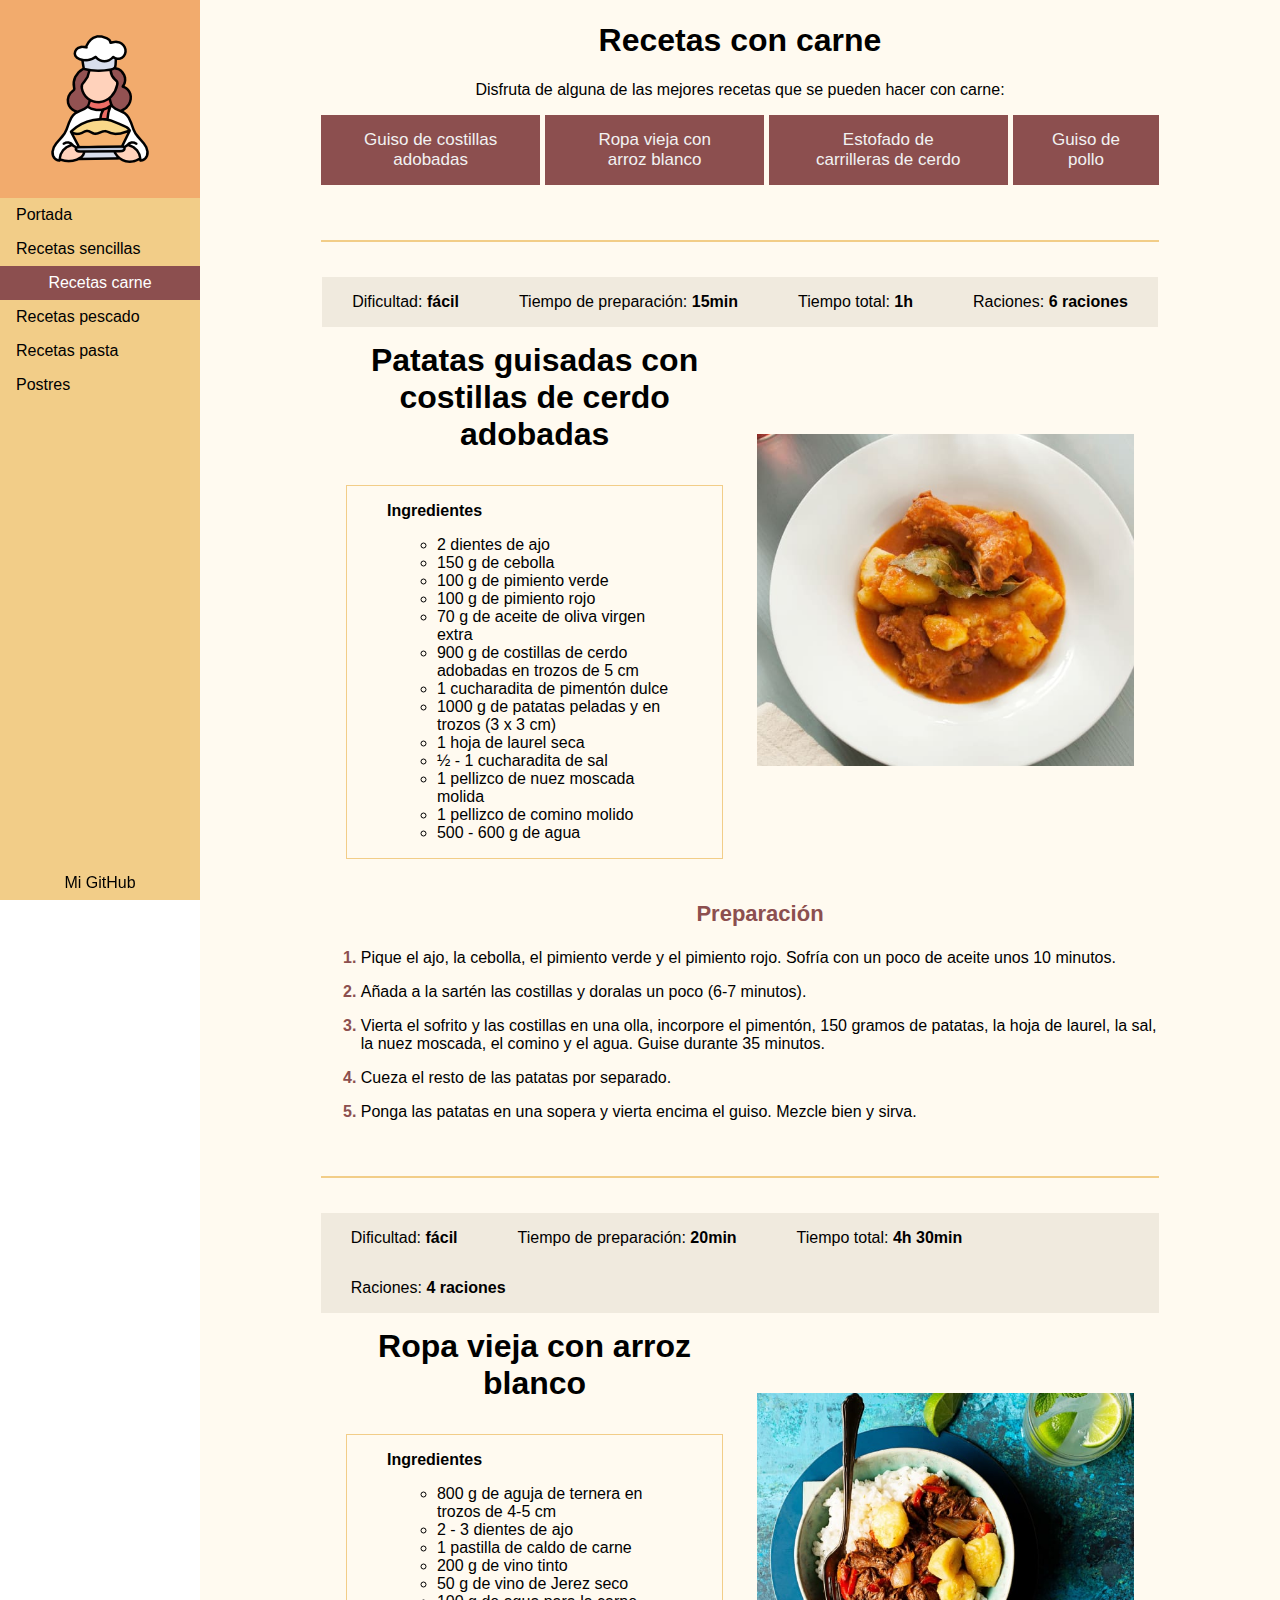
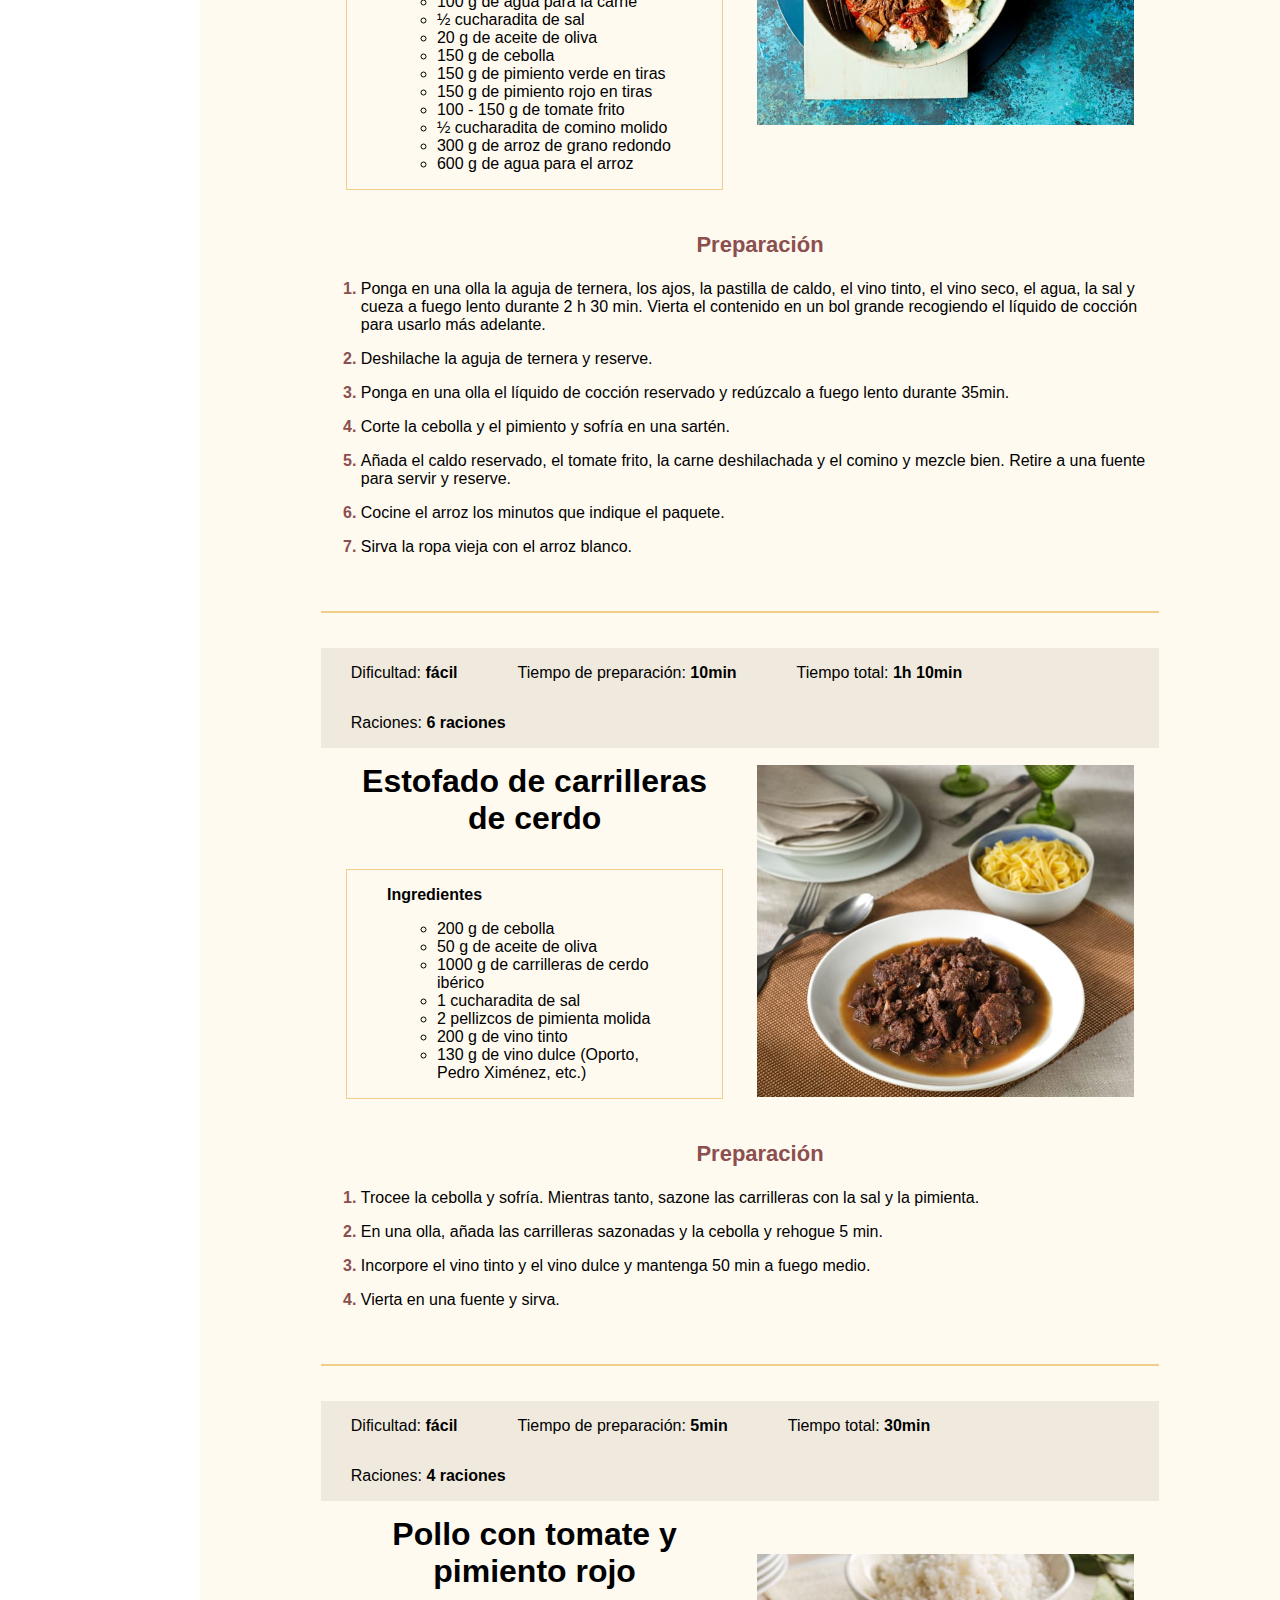
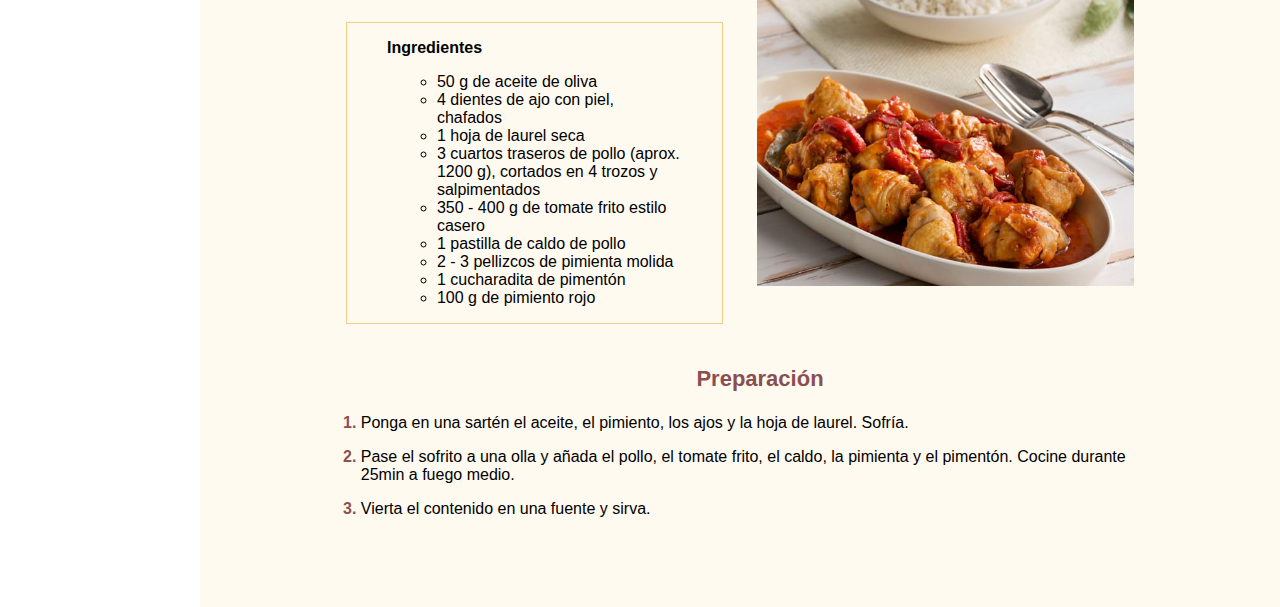
<file: recetas-carne.html>
<!DOCTYPE html>
<html>

<head>
    <meta charset='utf-8'>
    <meta http-equiv='X-UA-Compatible' content='IE=edge'>
    <title>Ejercicio 3 - Recetas con carne</title>
    <meta name='viewport' content='width=device-width, initial-scale=1'>
    <link rel="stylesheet" href="css/principal.css">
    <link rel="stylesheet" href="css/menu.css">
    <link rel="stylesheet" href="css/boton_volver.css">
</head>

<body>

    <!-- Menú -->
    <ul class="menu">
        <li class="logo"><img src="imagenes/logo1.png" alt="logo"></li>
        <li><a href="index.html">Portada</a></li>
        <li><a href="recetas-sencillas.html">Recetas sencillas</a></li>
        <li><a class="active" href="recetas-carne.html">Recetas carne</a></li>
        <li><a href="recetas-pescado.html">Recetas pescado</a></li>
        <li><a href="recetas-pasta.html">Recetas pasta</a></li>
        <li><a href="recetas-postres.html">Postres</a></li>
        <li class="abajo"><a href="https://github.com/sbirene" target="_blank">Mi GitHub</a></li>
    </ul>
    <!--  -->

    <div class="pagina">
        <div class="contenido">
            <h1>Recetas con carne</h1>
            <p style="text-align: center;">Disfruta de alguna de las mejores recetas que se pueden hacer con carne:</p>

            <!-- Enlaces a las recetas (como si fuera un menú) -->
            <div class="barra_recetas">
                <a href="#guisoCostillas" class="no">Guiso de costillas adobadas</a>
                <a href="#ropaVieja">Ropa vieja con arroz blanco</a>
                <a href="#carrilleras">Estofado de carrilleras de cerdo</a>
                <a href="#guisoPollo">Guiso de pollo</a>
            </div>

            <div class="receta" id="guisoCostillas">
                <div class="detalles">
                    <p>Dificultad: <span class="negrita">fácil</span></p>
                    <p>Tiempo de preparación: <span class="negrita">15min</span></p>
                    <p>Tiempo total: <span class="negrita">1h</span></p>
                    <p>Raciones: <span class="negrita">6 raciones</span></p>
                </div>
                <div class="dos_columnas">
                    <div class="col izq">
                        <h3 class="nombre">Patatas guisadas con costillas de cerdo adobadas</h3>
                        <ul class="ingredientes">
                            <p>Ingredientes</p>
                            <li>2 dientes de ajo</li>
                            <li>150 g de cebolla</li>
                            <li>100 g de pimiento verde</li>
                            <li>100 g de pimiento rojo</li>
                            <li>70 g de aceite de oliva virgen extra</li>
                            <li>900 g de costillas de cerdo adobadas en trozos de 5 cm</li>
                            <li>1 cucharadita de pimentón dulce</li>
                            <li>1000 g de patatas peladas y en trozos (3 x 3 cm)</li>
                            <li>1 hoja de laurel seca</li>
                            <li>½ - 1 cucharadita de sal</li>
                            <li>1 pellizco de nuez moscada molida</li>
                            <li>1 pellizco de comino molido</li>
                            <li>500 - 600 g de agua</li>
                        </ul>
                    </div>
                    <div class="col der">
                        <img src="imagenes/guiso_costillas.jpg" alt="imagen del plato">
                    </div>
                </div>
                <ol class="pasos">
                    <p>Preparación</p>
                    <li>Pique el ajo, la cebolla, el pimiento verde y el pimiento rojo. Sofría con un poco de aceite
                        unos 10 minutos.</li>
                    <li>Añada a la sartén las costillas y doralas un poco (6-7 minutos).</li>
                    <li>Vierta el sofrito y las costillas en una olla, incorpore el pimentón, 150 gramos de patatas, la
                        hoja de laurel, la sal, la nuez moscada, el comino y el agua. Guise durante 35 minutos.
                    </li>
                    <li>Cueza el resto de las patatas por separado.</li>
                    <li>Ponga las patatas en una sopera y vierta encima el guiso. Mezcle bien y sirva.</li>
                </ol>
            </div>



            <div class="receta" id="ropaVieja">
                <div class="detalles">
                    <p>Dificultad: <span class="negrita">fácil</span></p>
                    <p>Tiempo de preparación: <span class="negrita">20min</span></p>
                    <p>Tiempo total: <span class="negrita">4h 30min</span></p>
                    <p>Raciones: <span class="negrita">4 raciones</span></p>
                </div>
                <div class="dos_columnas">
                    <div class="col izq">
                        <h3 class="nombre">Ropa vieja con arroz blanco</h3>
                        <ul class="ingredientes">
                            <p>Ingredientes</p>
                            <li>800 g de aguja de ternera en trozos de 4-5 cm</li>
                            <li>2 - 3 dientes de ajo</li>
                            <li>1 pastilla de caldo de carne</li>
                            <li>200 g de vino tinto</li>
                            <li>50 g de vino de Jerez seco</li>
                            <li>100 g de agua para la carne</li>
                            <li>½ cucharadita de sal</li>
                            <li>20 g de aceite de oliva</li>
                            <li>150 g de cebolla</li>
                            <li>150 g de pimiento verde en tiras</li>
                            <li>150 g de pimiento rojo en tiras</li>
                            <li>100 - 150 g de tomate frito</li>
                            <li>½ cucharadita de comino molido</li>
                            <li>300 g de arroz de grano redondo</li>
                            <li>600 g de agua para el arroz</li>
                        </ul>
                    </div>
                    <div class="col der">
                        <img src="imagenes/ropa_vieja.jpeg" alt="imagen del plato">
                    </div>
                </div>
                <ol class="pasos">
                    <p>Preparación</p>
                    <li>Ponga en una olla la aguja de ternera, los ajos, la pastilla de caldo, el vino tinto, el vino
                        seco, el agua, la sal y cueza a fuego lento durante 2 h 30 min. Vierta el contenido en
                        un bol grande recogiendo el líquido de cocción para usarlo más adelante.</li>
                    <li>Deshilache la aguja de ternera y reserve.</li>
                    <li>Ponga en una olla el líquido de cocción reservado y redúzcalo a fuego lento durante 35min.</li>
                    <li>Corte la cebolla y el pimiento y sofría en una sartén.</li>
                    <li>Añada el caldo reservado, el tomate frito, la carne deshilachada y el comino y mezcle bien.
                        Retire a una fuente para servir y reserve.</li>
                    <li>Cocine el arroz los minutos que indique el paquete.</li>
                    <li>Sirva la ropa vieja con el arroz blanco.</li>
                </ol>
            </div>



            <div class="receta" id="carrilleras">
                <div class="detalles">
                    <p>Dificultad: <span class="negrita">fácil</span></p>
                    <p>Tiempo de preparación: <span class="negrita">10min</span></p>
                    <p>Tiempo total: <span class="negrita">1h 10min</span></p>
                    <p>Raciones: <span class="negrita">6 raciones</span></p>
                </div>
                <div class="dos_columnas">
                    <div class="col izq">
                        <h3 class="nombre">Estofado de carrilleras de cerdo</h3>
                        <ul class="ingredientes">
                            <p>Ingredientes</p>
                            <li>200 g de cebolla</li>
                            <li>50 g de aceite de oliva</li>
                            <li>1000 g de carrilleras de cerdo ibérico</li>
                            <li>1 cucharadita de sal</li>
                            <li>2 pellizcos de pimienta molida</li>
                            <li>200 g de vino tinto</li>
                            <li>130 g de vino dulce (Oporto, Pedro Ximénez, etc.)</li>
                        </ul>
                    </div>
                    <div class="col der">
                        <img src="imagenes/carrilleras.jpg" alt="imagen del plato">
                    </div>
                </div>
                <ol class="pasos">
                    <p>Preparación</p>
                    <li>Trocee la cebolla y sofría. Mientras tanto, sazone las carrilleras con la sal y la pimienta.
                    </li>
                    <li>En una olla, añada las carrilleras sazonadas y la cebolla y rehogue 5 min.</li>
                    <li>Incorpore el vino tinto y el vino dulce y mantenga 50 min a fuego medio.</li>
                    <li>Vierta en una fuente y sirva.</li>
                </ol>
            </div>



            <div class="receta" id="guisoPollo">
                <div class="detalles">
                    <p>Dificultad: <span class="negrita">fácil</span></p>
                    <p>Tiempo de preparación: <span class="negrita">5min</span></p>
                    <p>Tiempo total: <span class="negrita">30min</span></p>
                    <p>Raciones: <span class="negrita">4 raciones</span></p>
                </div>
                <div class="dos_columnas">
                    <div class="col izq">
                        <h3 class="nombre">Pollo con tomate y pimiento rojo</h3>
                        <ul class="ingredientes">
                            <p>Ingredientes</p>
                            <li>50 g de aceite de oliva</li>
                            <li>4 dientes de ajo con piel, chafados</li>
                            <li>1 hoja de laurel seca</li>
                            <li>3 cuartos traseros de pollo (aprox. 1200 g), cortados en 4 trozos y salpimentados</li>
                            <li>350 - 400 g de tomate frito estilo casero</li>
                            <li>1 pastilla de caldo de pollo</li>
                            <li>2 - 3 pellizcos de pimienta molida</li>
                            <li>1 cucharadita de pimentón</li>
                            <li>100 g de pimiento rojo</li>
                        </ul>
                    </div>
                    <div class="col der">
                        <img src="imagenes/guiso_pollo.jpeg" alt="imagen del plato">
                    </div>
                </div>
                <ol class="pasos">
                    <p>Preparación</p>
                    <li>Ponga en una sartén el aceite, el pimiento, los ajos y la hoja de laurel. Sofría.</li>
                    <li>Pase el sofrito a una olla y añada el pollo, el tomate frito, el caldo, la pimienta y el
                        pimentón. Cocine durante 25min a fuego medio.</li>
                    <li>Vierta el contenido en una fuente y sirva.</li>
                </ol>
            </div>

            

            <!-- Botón para volver al principio de la página -->
            <button onclick="topFunction()" id="btn_volver" title="Go to top">Top</button>


            <br /><br /><br /><br />
        </div>
    </div>

    <!-- script -->
    <script type="text/javascript" src="scripts/boton_volver.js"></script>

</body>

</html>
</file>
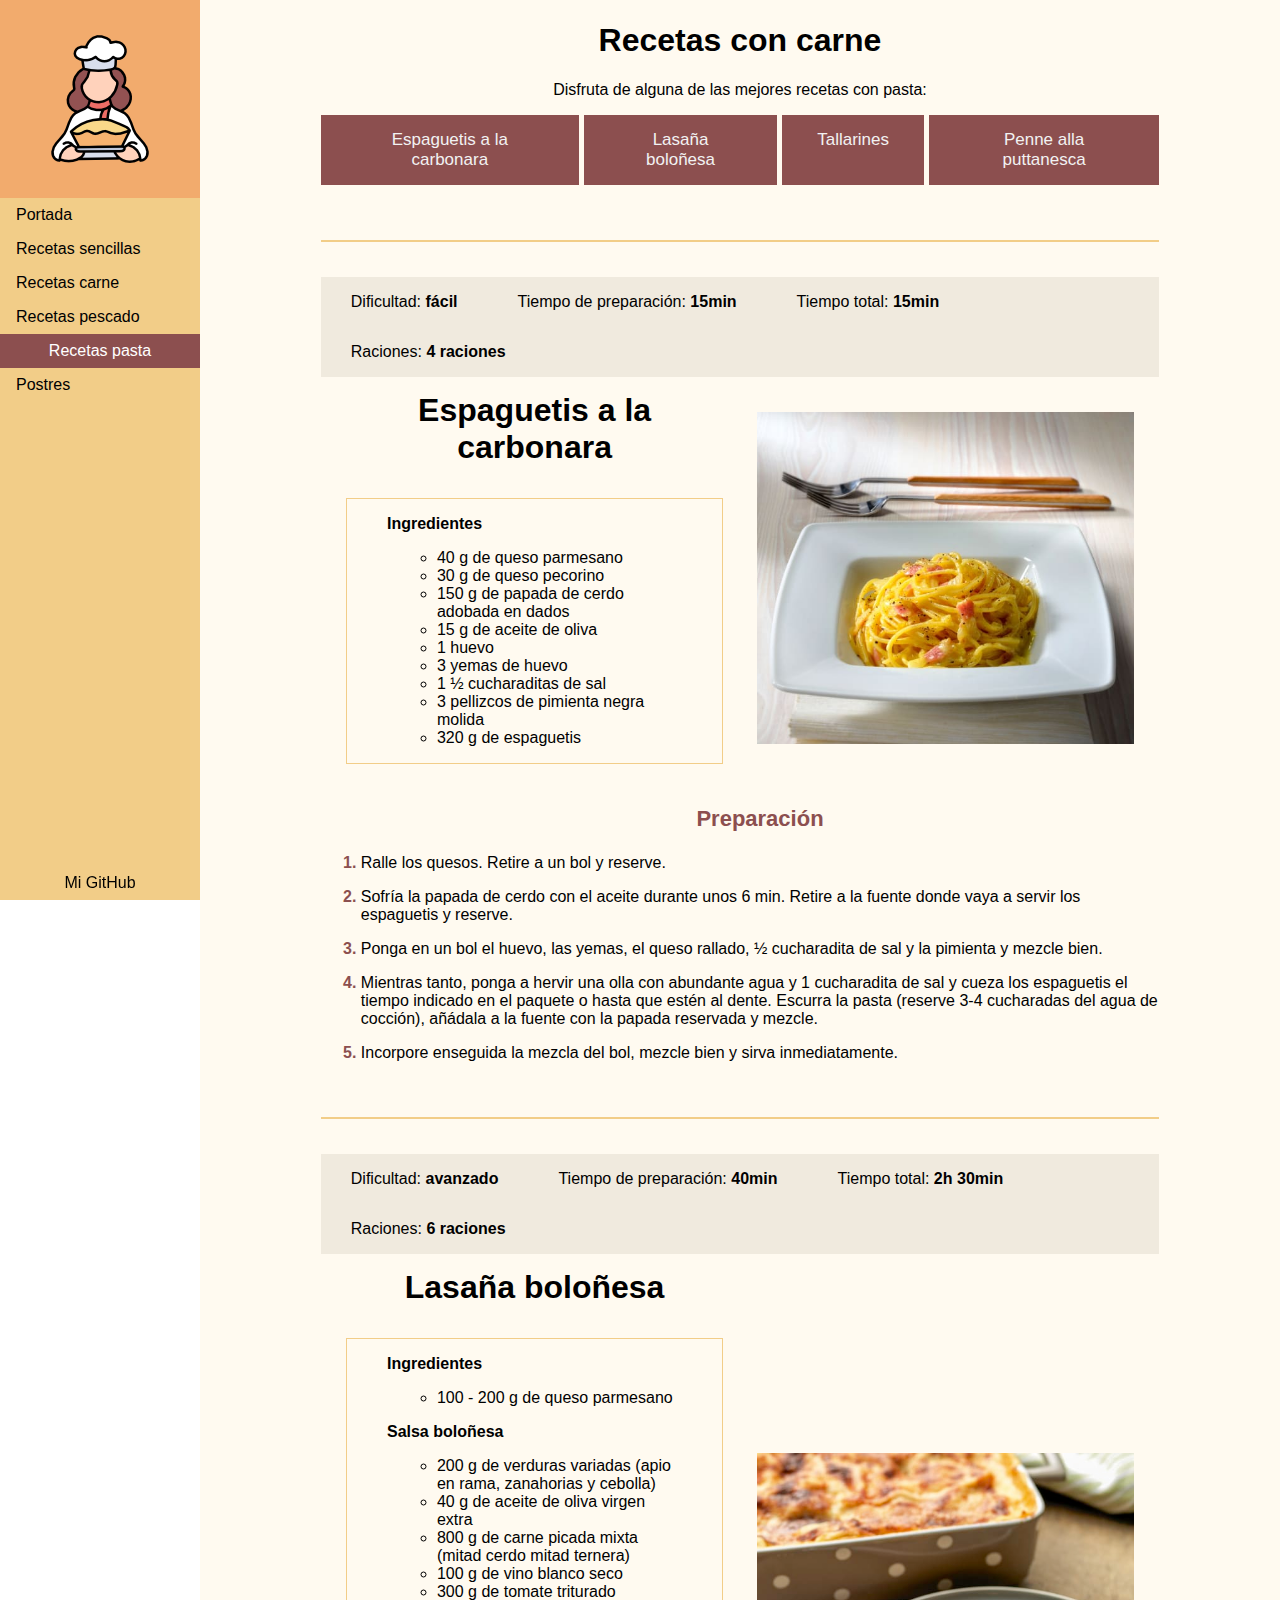
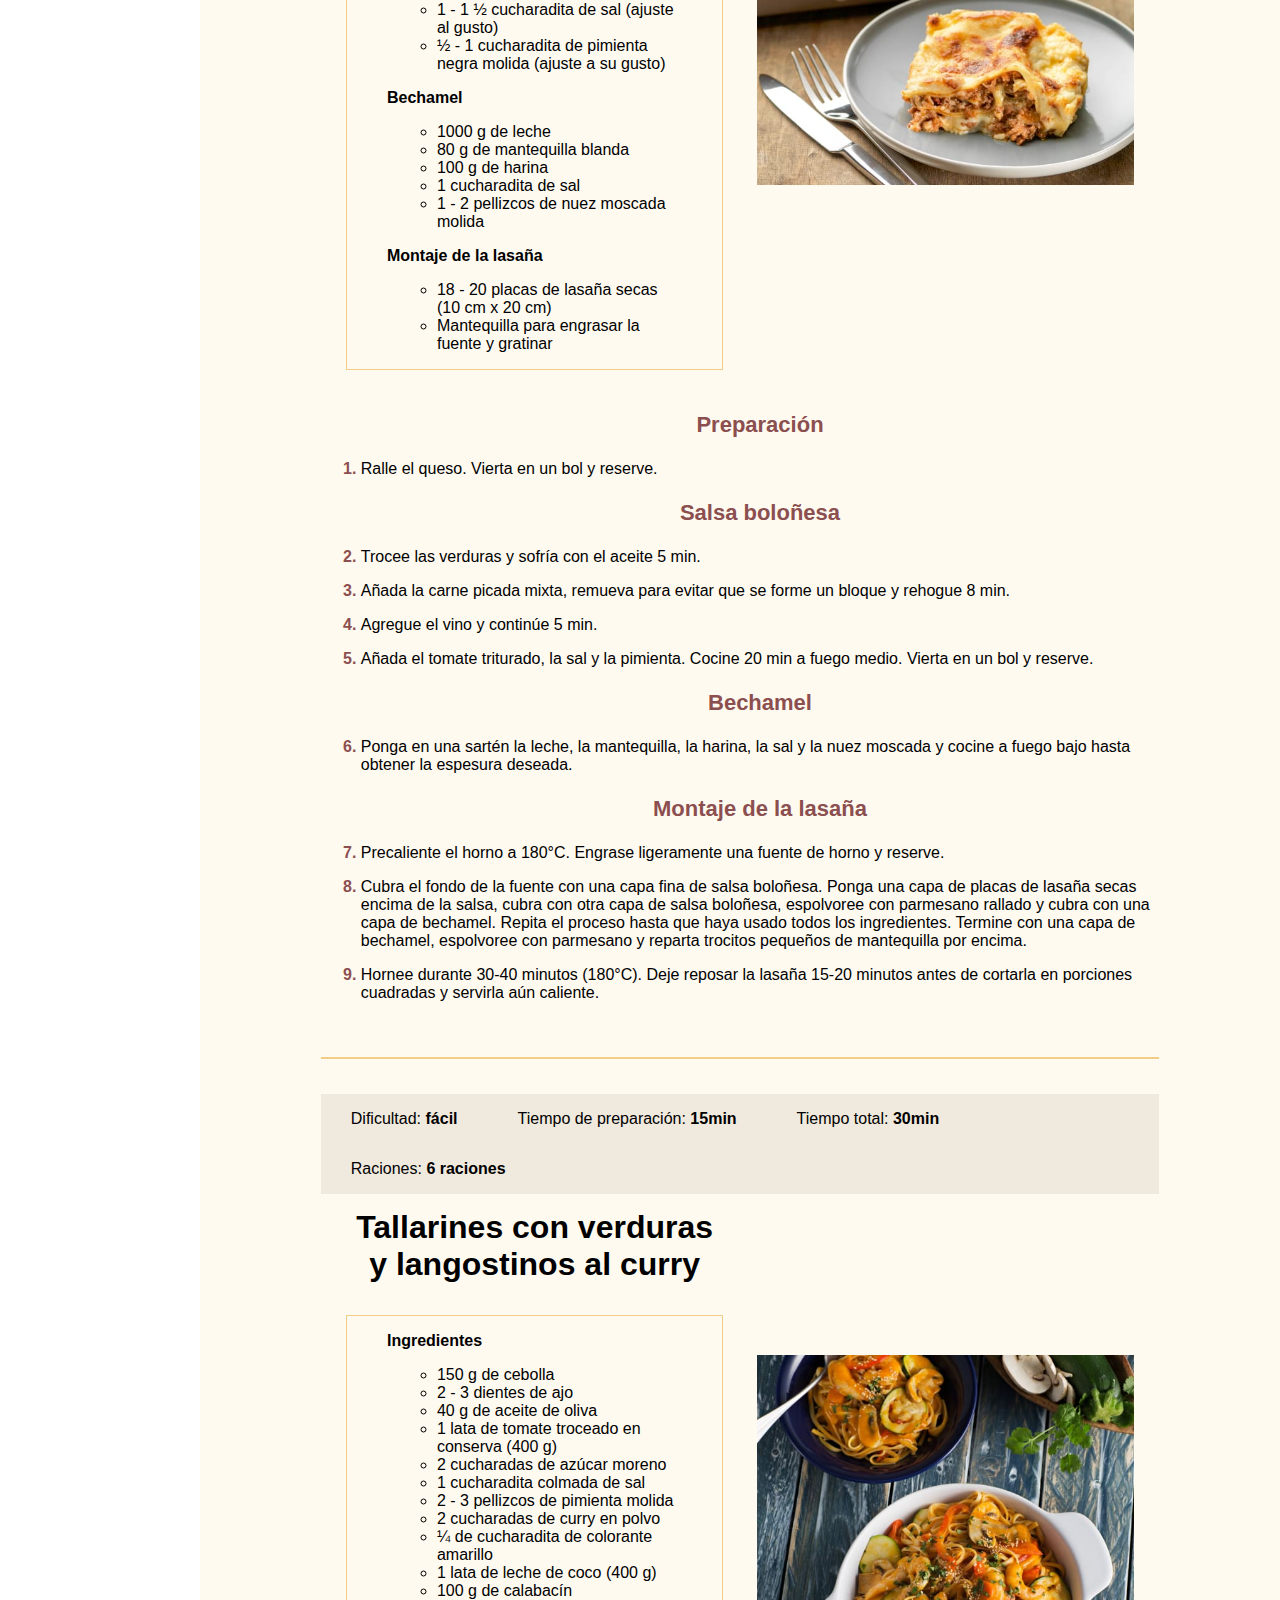
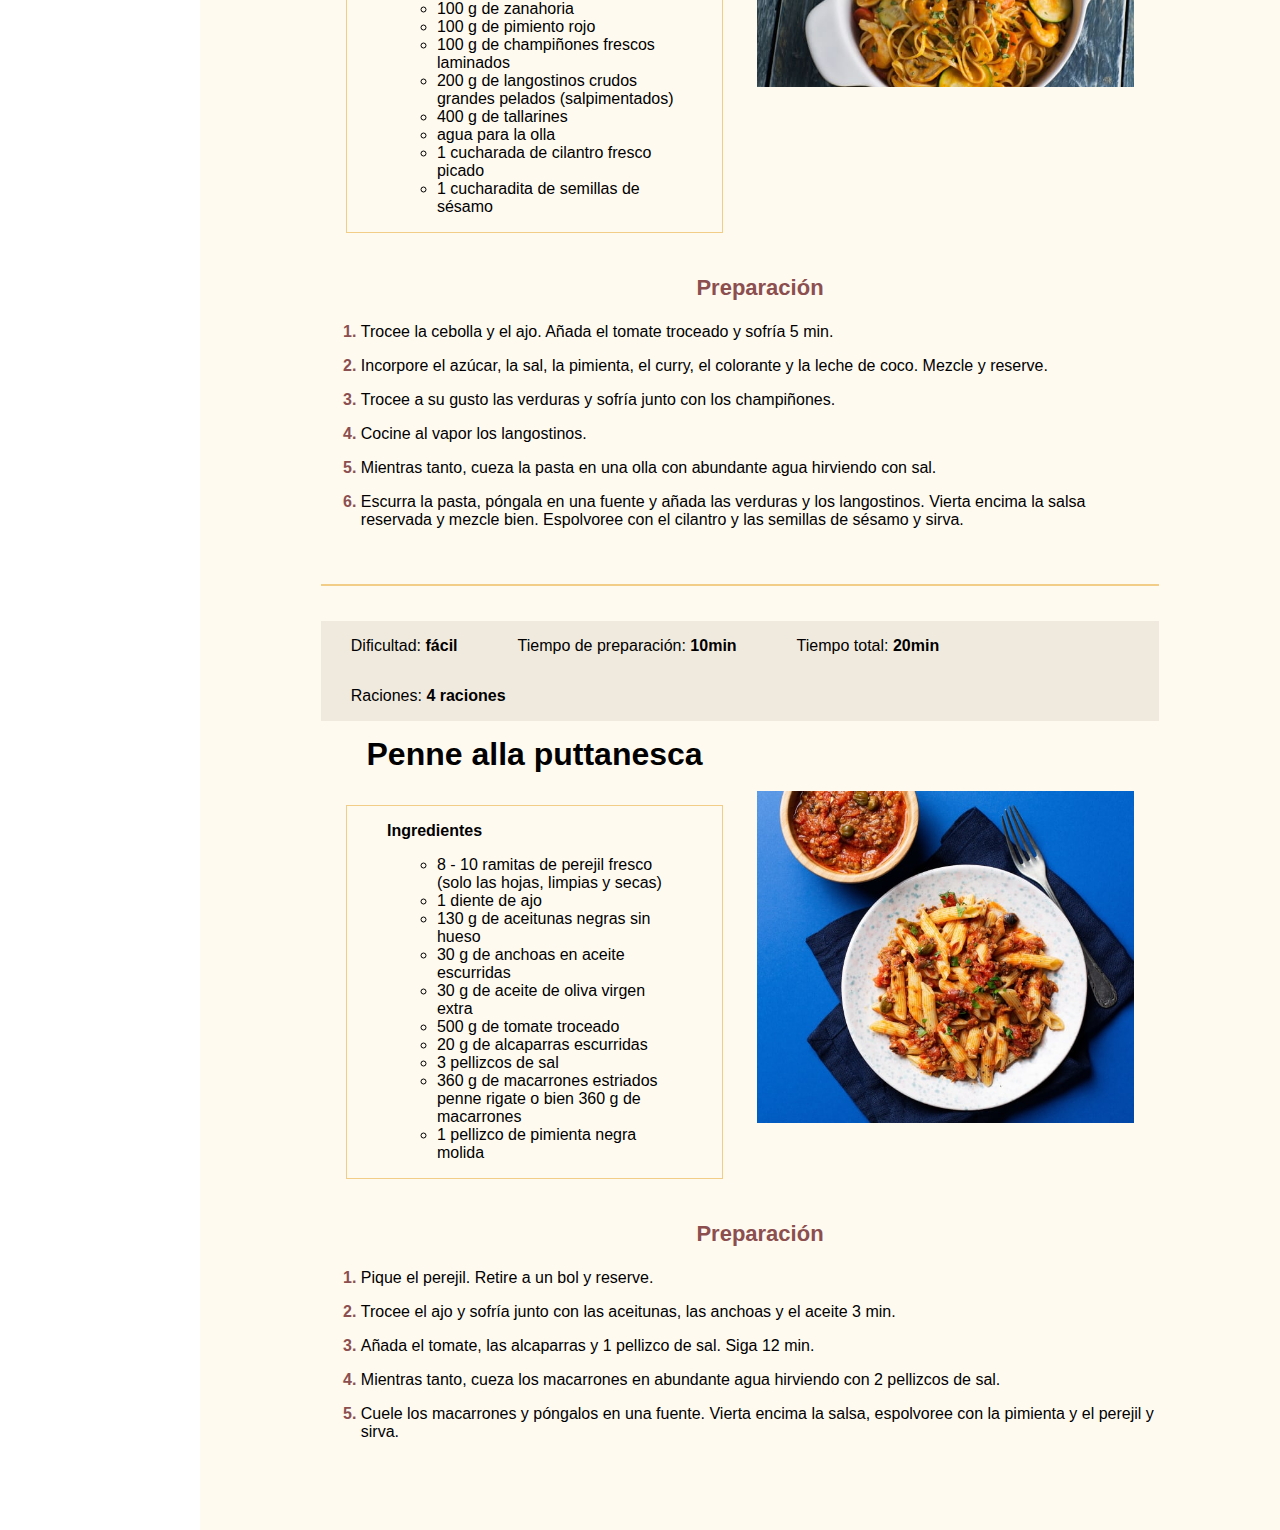
<file: recetas-pasta.html>
<!DOCTYPE html>
<html>

<head>
    <meta charset='utf-8'>
    <meta http-equiv='X-UA-Compatible' content='IE=edge'>
    <title>Ejercicio 3 - Recetas con pasta</title>
    <meta name='viewport' content='width=device-width, initial-scale=1'>
    <link rel="stylesheet" href="css/principal.css">
    <link rel="stylesheet" href="css/menu.css">
    <link rel="stylesheet" href="css/boton_volver.css">
</head>

<body>

    <!-- Menú -->
    <ul class="menu">
        <li class="logo"><img src="imagenes/logo1.png" alt="logo"></li>
        <li><a href="index.html">Portada</a></li>
        <li><a href="recetas-sencillas.html">Recetas sencillas</a></li>
        <li><a href="recetas-carne.html">Recetas carne</a></li>
        <li><a href="recetas-pescado.html">Recetas pescado</a></li>
        <li><a class="active" href="recetas-pasta.html">Recetas pasta</a></li>
        <li><a href="recetas-postres.html">Postres</a></li>
        <li class="abajo"><a href="https://github.com/sbirene" target="_blank">Mi GitHub</a></li>
    </ul>
    <!--  -->

    <div class="pagina">
        <div class="contenido">
            <h1>Recetas con carne</h1>
            <p style="text-align: center;">Disfruta de alguna de las mejores recetas con pasta:</p>

            <!-- Enlaces a las recetas (como si fuera un menú) -->
            <div class="barra_recetas">
                <a href="#espaguetisCarbonara" class="no">Espaguetis a la carbonara</a>
                <a href="#lasana">Lasaña boloñesa</a>
                <a href="#tallarines">Tallarines</a>
                <a href="#penne">Penne alla puttanesca</a>
            </div>

            <div class="receta" id="espaguetisCarbonara">
                <div class="detalles">
                    <p>Dificultad: <span class="negrita">fácil</span></p>
                    <p>Tiempo de preparación: <span class="negrita">15min</span></p>
                    <p>Tiempo total: <span class="negrita">15min</span></p>
                    <p>Raciones: <span class="negrita">4 raciones</span></p>
                </div>
                <div class="dos_columnas">
                    <div class="col izq">
                        <h3 class="nombre">Espaguetis a la carbonara</h3>
                        <ul class="ingredientes">
                            <p>Ingredientes</p>
                            <li>40 g de queso parmesano</li>
                            <li>30 g de queso pecorino</li>
                            <li>150 g de papada de cerdo adobada en dados</li>
                            <li>15 g de aceite de oliva</li>
                            <li>1 huevo</li>
                            <li>3 yemas de huevo</li>
                            <li>1 ½ cucharaditas de sal</li>
                            <li>3 pellizcos de pimienta negra molida</li>
                            <li>320 g de espaguetis</li>
                        </ul>
                    </div>
                    <div class="col der">
                        <img src="imagenes/espaguetis_carbonara.jpg" alt="imagen del plato">
                    </div>
                </div>
                <ol class="pasos">
                    <p>Preparación</p>
                    <li>Ralle los quesos. Retire a un bol y reserve.</li>
                    <li>Sofría la papada de cerdo con el aceite durante unos 6 min. Retire a la fuente donde vaya a
                        servir los espaguetis y reserve.</li>
                    <li>Ponga en un bol el huevo, las yemas, el queso rallado, ½ cucharadita de sal y la pimienta y
                        mezcle bien.</li>
                    <li>Mientras tanto, ponga a hervir una olla con abundante agua y 1 cucharadita de sal y cueza los
                        espaguetis el tiempo indicado en el paquete o hasta que estén al dente. Escurra la pasta
                        (reserve 3-4 cucharadas del agua de cocción), añádala a la fuente con la papada reservada y
                        mezcle.</li>
                    <li>Incorpore enseguida la mezcla del bol, mezcle bien y sirva inmediatamente.</li>
                </ol>
            </div>



            <div class="receta" id="lasana">
                <div class="detalles">
                    <p>Dificultad: <span class="negrita">avanzado</span></p>
                    <p>Tiempo de preparación: <span class="negrita">40min</span></p>
                    <p>Tiempo total: <span class="negrita">2h 30min</span></p>
                    <p>Raciones: <span class="negrita">6 raciones</span></p>
                </div>
                <div class="dos_columnas">
                    <div class="col izq">
                        <h3 class="nombre">Lasaña boloñesa</h3>
                        <ul class="ingredientes">
                            <p>Ingredientes</p>
                            <li>100 - 200 g de queso parmesano</li>
                            <p>Salsa boloñesa</p>
                            <li>200 g de verduras variadas (apio en rama, zanahorias y cebolla)</li>
                            <li>40 g de aceite de oliva virgen extra</li>
                            <li>800 g de carne picada mixta (mitad cerdo mitad ternera)</li>
                            <li>100 g de vino blanco seco</li>
                            <li>300 g de tomate triturado</li>
                            <li>1 - 1 ½ cucharadita de sal (ajuste al gusto)</li>
                            <li>½ - 1 cucharadita de pimienta negra molida (ajuste a su gusto)</li>
                            <p>Bechamel</p>
                            <li>1000 g de leche</li>
                            <li>80 g de mantequilla blanda</li>
                            <li>100 g de harina</li>
                            <li>1 cucharadita de sal</li>
                            <li>1 - 2 pellizcos de nuez moscada molida</li>
                            <p>Montaje de la lasaña</p>
                            <li>18 - 20 placas de lasaña secas (10 cm x 20 cm)</li>
                            <li>Mantequilla para engrasar la fuente y gratinar</li>
                        </ul>
                    </div>
                    <div class="col der">
                        <img src="imagenes/lasana.jpeg" alt="imagen del plato">
                    </div>
                </div>
                <ol class="pasos">
                    <p>Preparación</p>
                    <li>Ralle el queso. Vierta en un bol y reserve.</li>
                    <p>Salsa boloñesa</p>
                    <li>Trocee las verduras y sofría con el aceite 5 min.</li>
                    <li>Añada la carne picada mixta, remueva para evitar que se forme un bloque y rehogue 8 min.</li>
                    <li>Agregue el vino y continúe 5 min.</li>
                    <li>Añada el tomate triturado, la sal y la pimienta. Cocine 20 min a fuego medio. Vierta en un bol
                        y reserve.</li>
                    <p>Bechamel</p>
                    <li>Ponga en una sartén la leche, la mantequilla, la harina, la sal y la nuez moscada y cocine a
                        fuego bajo hasta obtener la espesura deseada.</li>
                    <p>Montaje de la lasaña</p>
                    <li>Precaliente el horno a 180°C. Engrase ligeramente una fuente de horno y reserve.</li>
                    <li>Cubra el fondo de la fuente con una capa fina de salsa boloñesa. Ponga una capa de placas de
                        lasaña secas encima de la salsa, cubra con otra capa de salsa boloñesa, espolvoree con parmesano
                        rallado y cubra con una capa de bechamel. Repita el proceso hasta que haya usado todos los
                        ingredientes. Termine con una capa de bechamel, espolvoree con parmesano y reparta trocitos
                        pequeños de mantequilla por encima.</li>
                    <li>Hornee durante 30-40 minutos (180°C). Deje reposar la lasaña 15-20 minutos antes de cortarla en
                        porciones cuadradas y servirla aún caliente.</li>
                </ol>
            </div>



            <div class="receta" id="tallarines">
                <div class="detalles">
                    <p>Dificultad: <span class="negrita">fácil</span></p>
                    <p>Tiempo de preparación: <span class="negrita">15min</span></p>
                    <p>Tiempo total: <span class="negrita">30min</span></p>
                    <p>Raciones: <span class="negrita">6 raciones</span></p>
                </div>
                <div class="dos_columnas">
                    <div class="col izq">
                        <h3 class="nombre">Tallarines con verduras y langostinos al curry</h3>
                        <ul class="ingredientes">
                            <p>Ingredientes</p>
                            <li>150 g de cebolla</li>
                            <li>2 - 3 dientes de ajo</li>
                            <li>40 g de aceite de oliva</li>
                            <li>1 lata de tomate troceado en conserva (400 g)</li>
                            <li>2 cucharadas de azúcar moreno</li>
                            <li>1 cucharadita colmada de sal</li>
                            <li>2 - 3 pellizcos de pimienta molida</li>
                            <li>2 cucharadas de curry en polvo</li>
                            <li>¼ de cucharadita de colorante amarillo</li>
                            <li>1 lata de leche de coco (400 g)</li>
                            <li>100 g de calabacín</li>
                            <li>100 g de zanahoria</li>
                            <li>100 g de pimiento rojo</li>
                            <li>100 g de champiñones frescos laminados</li>
                            <li>200 g de langostinos crudos grandes pelados (salpimentados)</li>
                            <li>400 g de tallarines</li>
                            <li>agua para la olla</li>
                            <li>1 cucharada de cilantro fresco picado</li>
                            <li>1 cucharadita de semillas de sésamo</li>
                        </ul>
                    </div>
                    <div class="col der">
                        <img src="imagenes/tallarines.jpeg" alt="imagen del plato">
                    </div>
                </div>
                <ol class="pasos">
                    <p>Preparación</p>
                    <li>Trocee la cebolla y el ajo. Añada el tomate troceado y sofría 5 min.</li>
                    <li>Incorpore el azúcar, la sal, la pimienta, el curry, el colorante y la leche de coco. Mezcle y
                        reserve.</li>
                    <li>Trocee a su gusto las verduras y sofría junto con los champiñones.</li>
                    <li>Cocine al vapor los langostinos.</li>
                    <li>Mientras tanto, cueza la pasta en una olla con abundante agua hirviendo con sal.</li>
                    <li>Escurra la pasta, póngala en una fuente y añada las verduras y los langostinos. Vierta encima la
                        salsa reservada y mezcle bien. Espolvoree con el cilantro y las semillas de sésamo y
                        sirva.</li>
                </ol>
            </div>



            <div class="receta" id="penne">
                <div class="detalles">
                    <p>Dificultad: <span class="negrita">fácil</span></p>
                    <p>Tiempo de preparación: <span class="negrita">10min</span></p>
                    <p>Tiempo total: <span class="negrita">20min</span></p>
                    <p>Raciones: <span class="negrita">4 raciones</span></p>
                </div>
                <div class="dos_columnas">
                    <div class="col izq">
                        <h3 class="nombre">Penne alla puttanesca</h3>
                        <ul class="ingredientes">
                            <p>Ingredientes</p>
                            <li>8 - 10 ramitas de perejil fresco (solo las hojas, limpias y secas)</li>
                            <li>1 diente de ajo</li>
                            <li>130 g de aceitunas negras sin hueso</li>
                            <li>30 g de anchoas en aceite escurridas</li>
                            <li>30 g de aceite de oliva virgen extra</li>
                            <li>500 g de tomate troceado</li>
                            <li>20 g de alcaparras escurridas</li>
                            <li>3 pellizcos de sal</li>
                            <li>360 g de macarrones estriados penne rigate
                                o bien 360 g de macarrones</li>
                            <li>1 pellizco de pimienta negra molida</li>
                        </ul>
                    </div>
                    <div class="col der">
                        <img src="imagenes/penne.jpeg" alt="imagen del plato">
                    </div>
                </div>
                <ol class="pasos">
                    <p>Preparación</p>
                    <li>Pique el perejil. Retire a un bol y reserve.</li>
                    <li>Trocee el ajo y sofría junto con las aceitunas, las anchoas y el aceite 3 min.</li>
                    <li>Añada el tomate, las alcaparras y 1 pellizco de sal. Siga 12 min.</li>
                    <li>Mientras tanto, cueza los macarrones en abundante agua hirviendo con 2 pellizcos de sal.</li>
                    <li>Cuele los macarrones y póngalos en una fuente. Vierta encima la salsa, espolvoree con la
                        pimienta y el perejil y sirva.</li>
                </ol>
            </div>

            
            <!-- Botón para volver al principio de la página -->
            <button onclick="topFunction()" id="btn_volver" title="Go to top">Top</button>


            <br /><br /><br /><br />
        </div>
    </div>

    <!-- script -->
    <script type="text/javascript" src="scripts/boton_volver.js"></script>

</body>

</html>
</file>
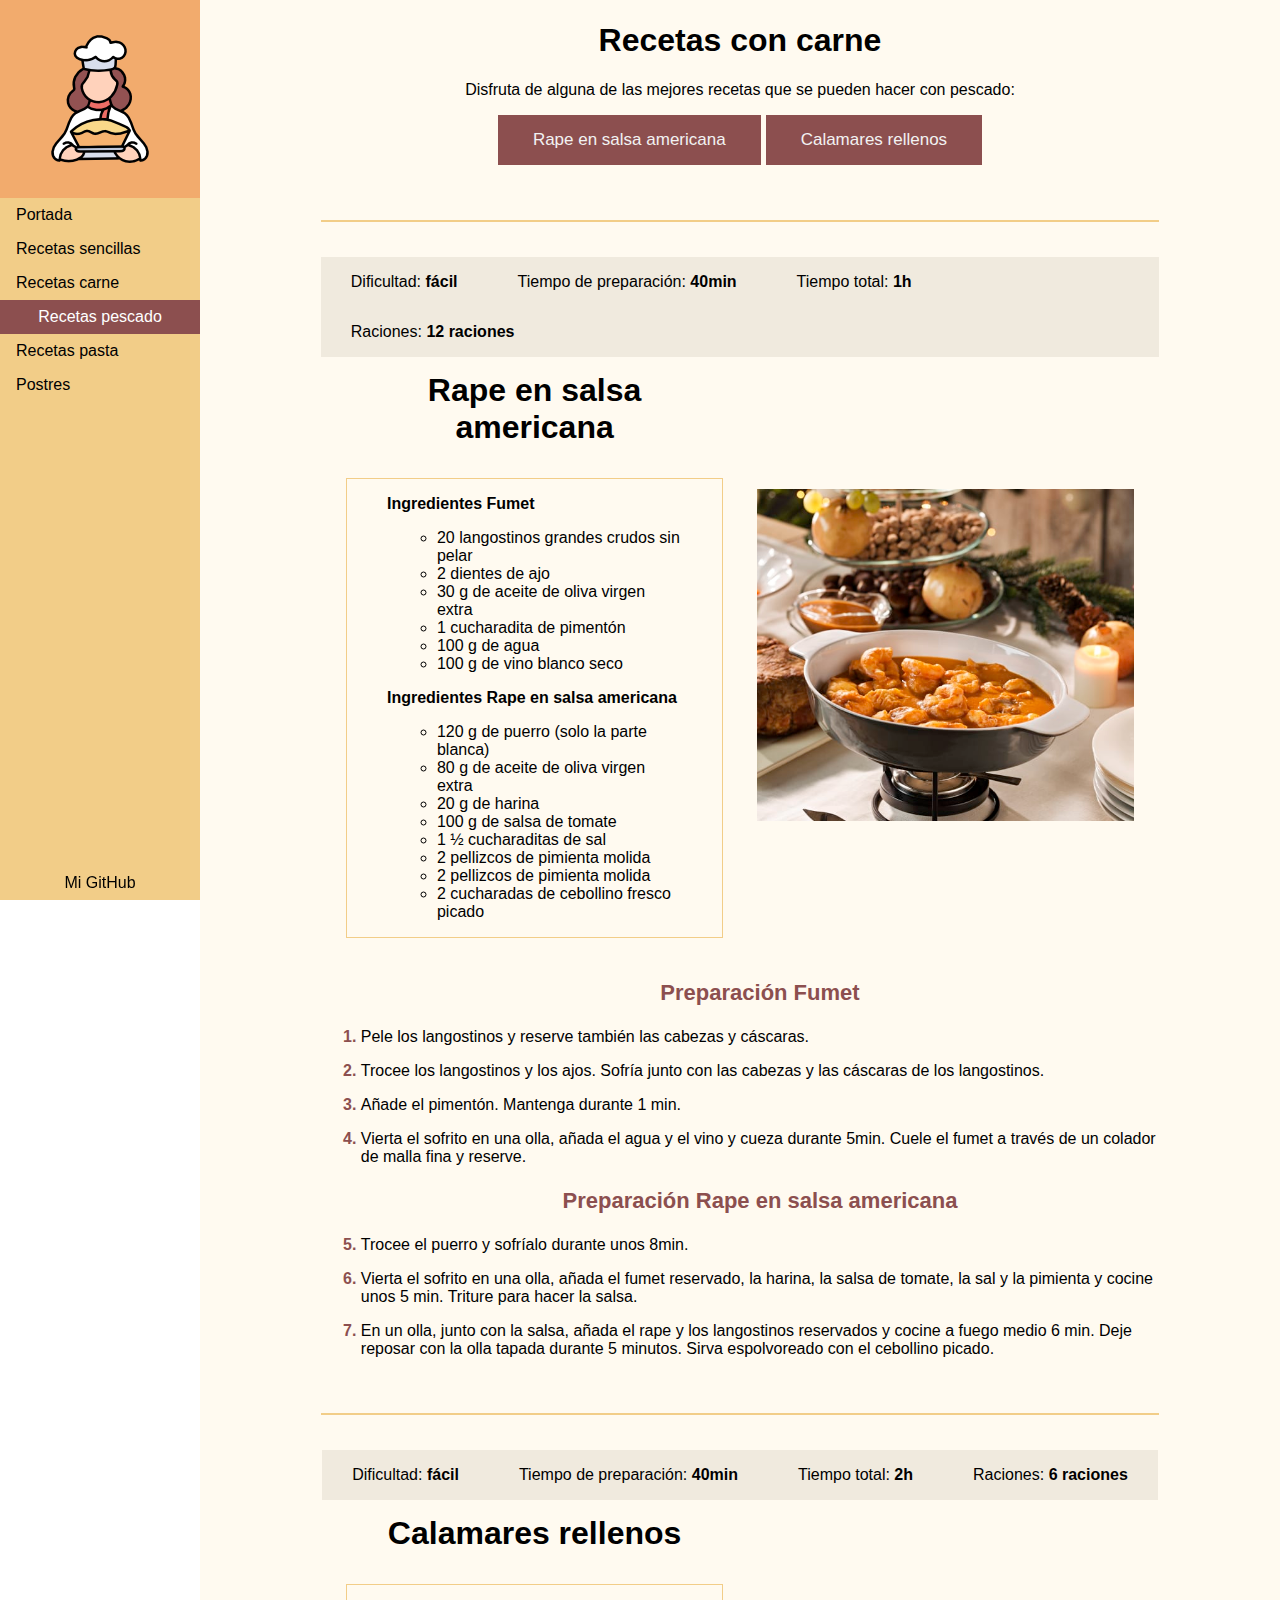
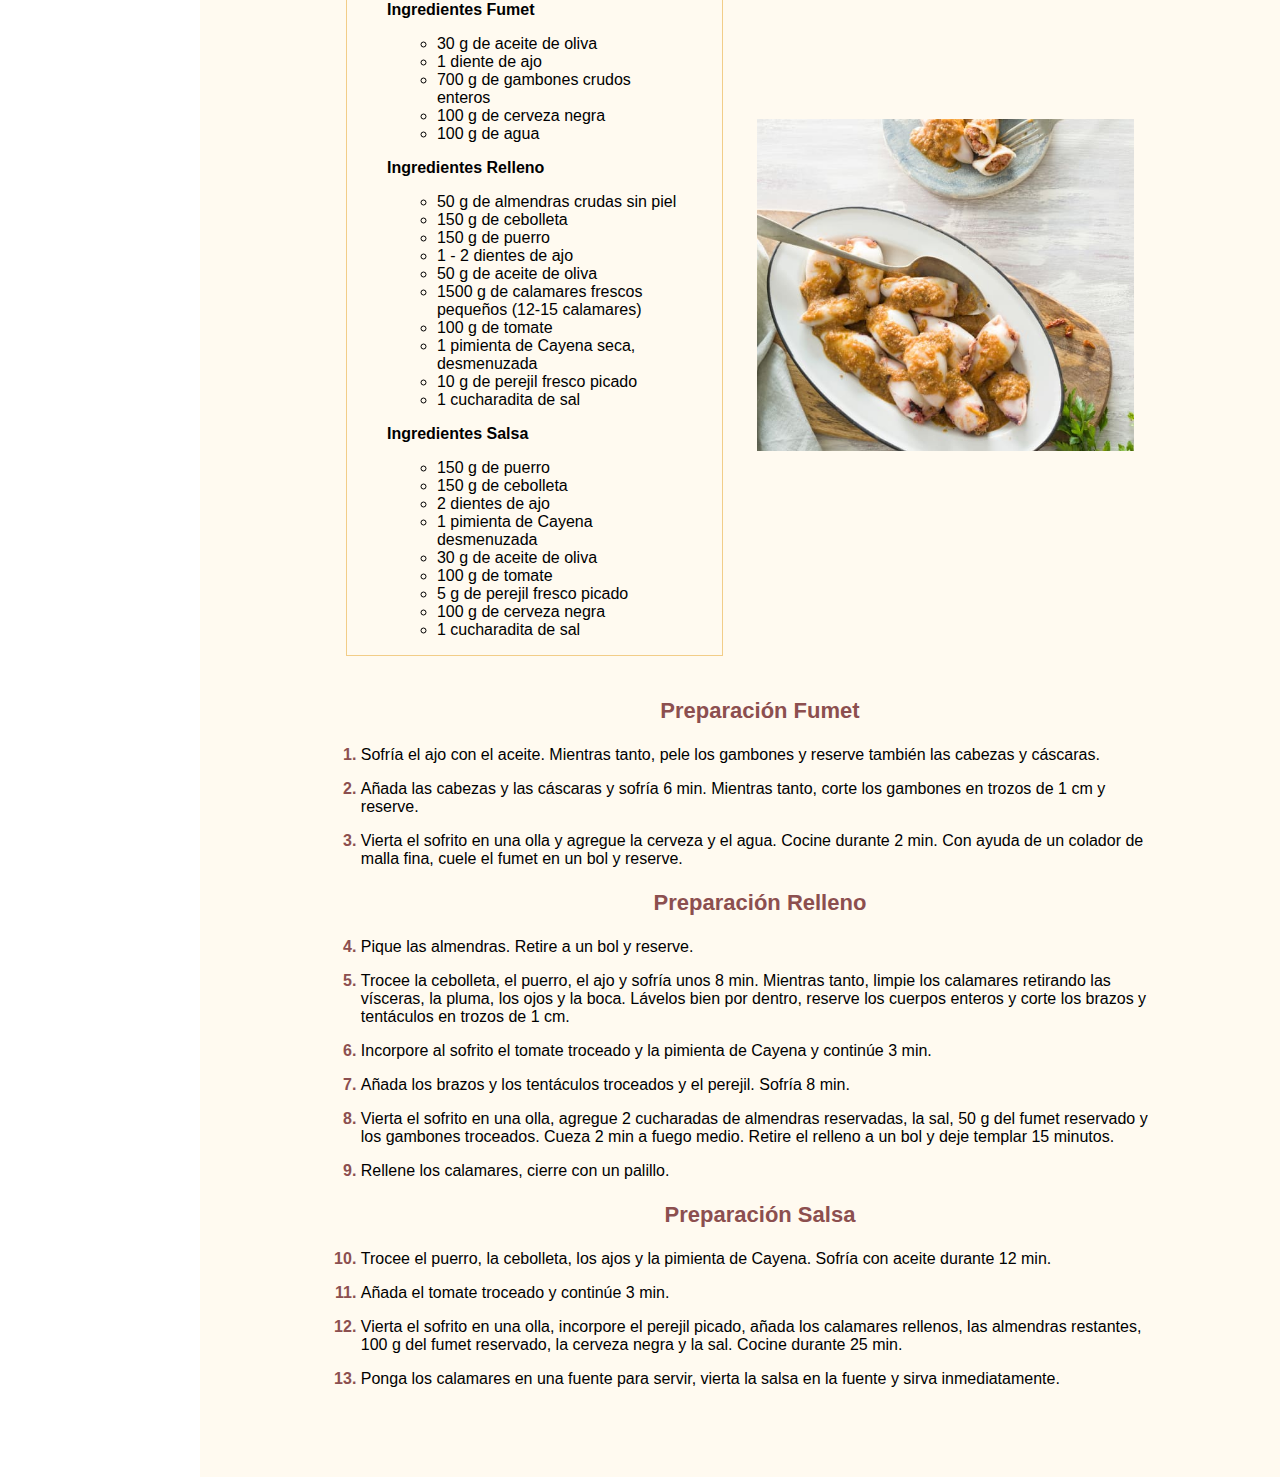
<file: recetas-pescado.html>
<!DOCTYPE html>
<html>

<head>
    <meta charset='utf-8'>
    <meta http-equiv='X-UA-Compatible' content='IE=edge'>
    <title>Ejercicio 3 - Recetas con pescado</title>
    <meta name='viewport' content='width=device-width, initial-scale=1'>
    <link rel="stylesheet" href="css/principal.css">
    <link rel="stylesheet" href="css/menu.css">
    <link rel="stylesheet" href="css/boton_volver.css">
</head>

<body>

    <!-- Menú -->
    <ul class="menu">
        <li class="logo"><img src="imagenes/logo1.png" alt="logo"></li>
        <li><a href="index.html">Portada</a></li>
        <li><a href="recetas-sencillas.html">Recetas sencillas</a></li>
        <li><a href="recetas-carne.html">Recetas carne</a></li>
        <li><a class="active" href="recetas-pescado.html">Recetas pescado</a></li>
        <li><a href="recetas-pasta.html">Recetas pasta</a></li>
        <li><a href="recetas-postres.html">Postres</a></li>
        <li class="abajo"><a href="https://github.com/sbirene" target="_blank">Mi GitHub</a></li>
    </ul>
    <!--  -->

    <div class="pagina">
        <div class="contenido">
            <h1>Recetas con carne</h1>
            <p style="text-align: center;">Disfruta de alguna de las mejores recetas que se pueden hacer con pescado:
            </p>

            <!-- Enlaces a las recetas (como si fuera un menú) -->
            <div class="barra_recetas">
                <a href="#rape" class="no">Rape en salsa americana</a>
                <a href="#calamares">Calamares rellenos</a>
            </div>


            <div class="receta" id="rape">
                <div class="detalles">
                    <p>Dificultad: <span class="negrita">fácil</span></p>
                    <p>Tiempo de preparación: <span class="negrita">40min</span></p>
                    <p>Tiempo total: <span class="negrita">1h</span></p>
                    <p>Raciones: <span class="negrita">12 raciones</span></p>
                </div>
                <div class="dos_columnas">
                    <div class="col izq">
                        <h3 class="nombre">Rape en salsa americana</h3>
                        <ul class="ingredientes">
                            <p>Ingredientes Fumet</p>
                            <li>20 langostinos grandes crudos sin pelar</li>
                            <li>2 dientes de ajo</li>
                            <li>30 g de aceite de oliva virgen extra</li>
                            <li>1 cucharadita de pimentón</li>
                            <li>100 g de agua</li>
                            <li>100 g de vino blanco seco</li>
                            <p>Ingredientes Rape en salsa americana</p>
                            <li>120 g de puerro (solo la parte blanca)</li>
                            <li>80 g de aceite de oliva virgen extra</li>
                            <li>20 g de harina</li>
                            <li>100 g de salsa de tomate</li>
                            <li>1 ½ cucharaditas de sal</li>
                            <li>2 pellizcos de pimienta molida</li>
                            <li>2 pellizcos de pimienta molida</li>
                            <li>2 cucharadas de cebollino fresco picado</li>
                        </ul>
                    </div>
                    <div class="col der">
                        <img src="imagenes/rape.jpeg" alt="imagen del plato">
                    </div>
                </div>
                <ol class="pasos">
                    <p>Preparación Fumet</p>
                    <li>Pele los langostinos y reserve también las cabezas y cáscaras.</li>
                    <li>Trocee los langostinos y los ajos. Sofría junto con las cabezas y las cáscaras de los
                        langostinos.</li>
                    <li>Añade el pimentón. Mantenga durante 1 min.</li>
                    <li>Vierta el sofrito en una olla, añada el agua y el vino y cueza durante 5min. Cuele el fumet a
                        través de un colador de malla fina y reserve.</li>
                    <p>Preparación Rape en salsa americana</p>
                    <li>Trocee el puerro y sofríalo durante unos 8min.</li>
                    <li>Vierta el sofrito en una olla, añada el fumet reservado, la harina, la salsa de tomate, la sal y
                        la pimienta y cocine unos 5 min. Triture para hacer la salsa.</li>
                    <li>En un olla, junto con la salsa, añada el rape y los langostinos reservados y cocine a fuego
                        medio 6 min. Deje reposar con la olla tapada durante 5 minutos. Sirva espolvoreado con el
                        cebollino picado.</li>
                </ol>
            </div>



            <div class="receta" id="calamares">
                <div class="detalles">
                    <p>Dificultad: <span class="negrita">fácil</span></p>
                    <p>Tiempo de preparación: <span class="negrita">40min</span></p>
                    <p>Tiempo total: <span class="negrita">2h</span></p>
                    <p>Raciones: <span class="negrita">6 raciones</span></p>
                </div>
                <div class="dos_columnas">
                    <div class="col izq">
                        <h3 class="nombre">Calamares rellenos</h3>
                        <ul class="ingredientes">
                            <p>Ingredientes Fumet</p>
                            <li>30 g de aceite de oliva</li>
                            <li>1 diente de ajo</li>
                            <li>700 g de gambones crudos enteros</li>
                            <li>100 g de cerveza negra</li>
                            <li>100 g de agua</li>
                            <p>Ingredientes Relleno</p>
                            <li>50 g de almendras crudas sin piel</li>
                            <li>150 g de cebolleta</li>
                            <li>150 g de puerro</li>
                            <li>1 - 2 dientes de ajo</li>
                            <li>50 g de aceite de oliva</li>
                            <li>1500 g de calamares frescos pequeños (12-15 calamares)</li>
                            <li>100 g de tomate</li>
                            <li>1 pimienta de Cayena seca, desmenuzada</li>
                            <li>10 g de perejil fresco picado</li>
                            <li>1 cucharadita de sal</li>
                            <p>Ingredientes Salsa</p>
                            <li>150 g de puerro</li>
                            <li>150 g de cebolleta</li>
                            <li>2 dientes de ajo</li>
                            <li>1 pimienta de Cayena desmenuzada</li>
                            <li>30 g de aceite de oliva</li>
                            <li>100 g de tomate</li>
                            <li>5 g de perejil fresco picado</li>
                            <li>100 g de cerveza negra</li>
                            <li>1 cucharadita de sal</li>
                        </ul>
                    </div>
                    <div class="col der">
                        <img src="imagenes/calamares.jpeg" alt="imagen del plato">
                    </div>
                </div>
                <ol class="pasos">
                    <p>Preparación Fumet</p>
                    <li>Sofría el ajo con el aceite. Mientras tanto, pele los gambones y reserve también las cabezas y
                        cáscaras.</li>
                    <li>Añada las cabezas y las cáscaras y sofría 6 min. Mientras tanto, corte los gambones en trozos de
                        1 cm y reserve.</li>
                    <li>Vierta el sofrito en una olla y agregue la cerveza y el agua. Cocine durante 2 min. Con ayuda de
                        un colador de malla fina,
                        cuele el fumet en un bol y reserve.</li>
                    <p>Preparación Relleno</p>
                    <li>Pique las almendras. Retire a un bol y reserve.</li>
                    <li>Trocee la cebolleta, el puerro, el ajo y sofría unos 8 min. Mientras tanto, limpie los calamares
                        retirando las vísceras, la pluma, los ojos y la boca. Lávelos bien por dentro, reserve los
                        cuerpos enteros y corte los brazos y tentáculos en trozos de 1 cm.</li>
                    <li>Incorpore al sofrito el tomate troceado y la pimienta de Cayena y continúe 3 min.</li>
                    <li>Añada los brazos y los tentáculos troceados y el perejil. Sofría 8 min.</li>
                    <li>Vierta el sofrito en una olla, agregue 2 cucharadas de almendras reservadas, la sal, 50 g del
                        fumet reservado y los gambones troceados. Cueza 2 min a fuego medio. Retire el relleno a un bol
                        y deje templar 15 minutos.</li>
                    <li>Rellene los calamares, cierre con un palillo.</li>
                    <p>Preparación Salsa</p>
                    <li>Trocee el puerro, la cebolleta, los ajos y la pimienta de Cayena. Sofría con aceite durante 12
                        min.</li>
                    <li>Añada el tomate troceado y continúe 3 min.</li>
                    <li>Vierta el sofrito en una olla, incorpore el perejil picado, añada los calamares rellenos, las
                        almendras restantes, 100 g
                        del fumet reservado, la cerveza negra y la sal. Cocine durante 25 min.</li>
                    <li>Ponga los calamares en una fuente para servir, vierta la salsa en la fuente y sirva
                        inmediatamente.</li>
                </ol>
            </div>


            
            <!-- Botón para volver al principio de la página -->
            <button onclick="topFunction()" id="btn_volver" title="Go to top">Top</button>


            <br /><br /><br /><br />
        </div>
    </div>

    <!-- script -->
    <script type="text/javascript" src="scripts/boton_volver.js"></script>

</body>

</html>
</file>
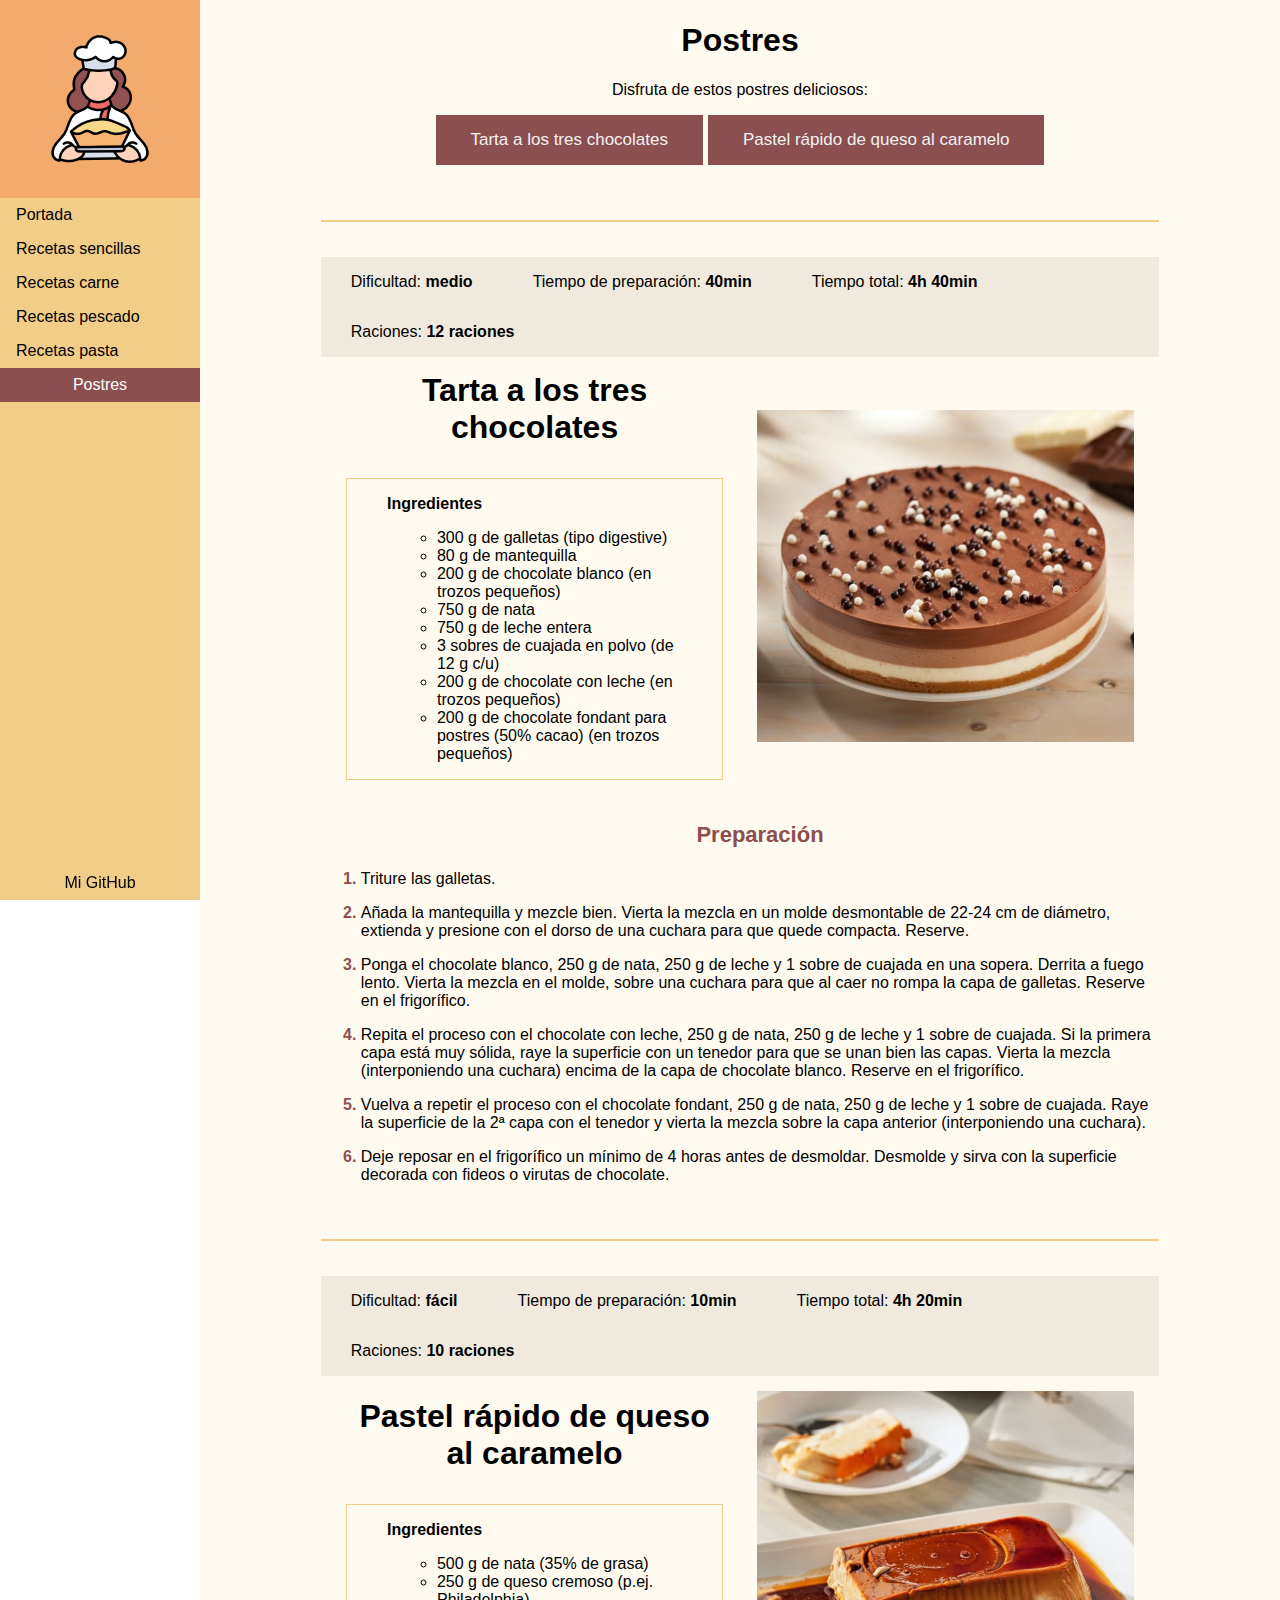
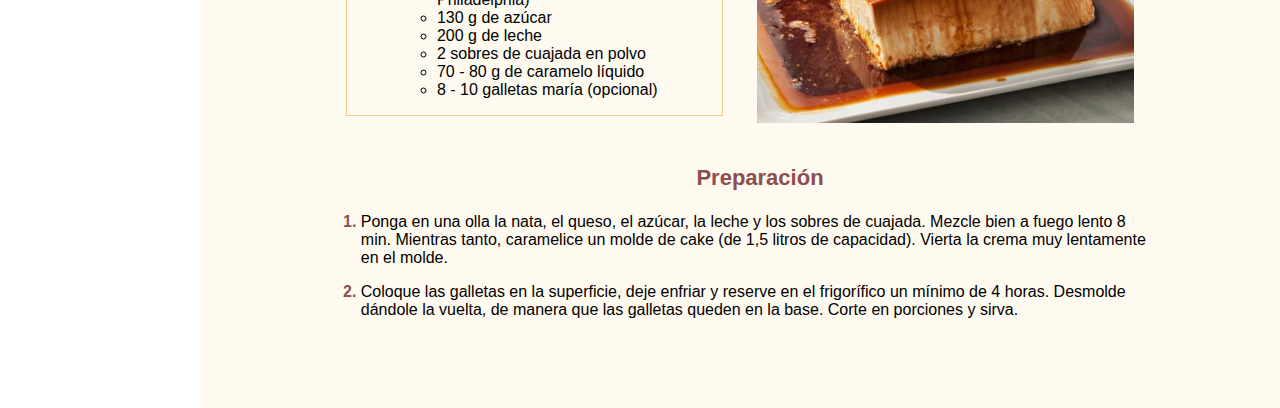
<file: recetas-postres.html>
<!DOCTYPE html>
<html>

<head>
    <meta charset='utf-8'>
    <meta http-equiv='X-UA-Compatible' content='IE=edge'>
    <title>Ejercicio 3 - Postres</title>
    <meta name='viewport' content='width=device-width, initial-scale=1'>
    <link rel="stylesheet" href="css/principal.css">
    <link rel="stylesheet" href="css/menu.css">
    <link rel="stylesheet" href="css/boton_volver.css">
</head>

<body>

    <!-- Menú -->
    <ul class="menu">
        <li class="logo"><img src="imagenes/logo1.png" alt="logo"></li>
        <li><a href="index.html">Portada</a></li>
        <li><a href="recetas-sencillas.html">Recetas sencillas</a></li>
        <li><a href="recetas-carne.html">Recetas carne</a></li>
        <li><a href="recetas-pescado.html">Recetas pescado</a></li>
        <li><a href="recetas-pasta.html">Recetas pasta</a></li>
        <li><a class="active" href="recetas-postres.html">Postres</a></li>
        <li class="abajo"><a href="https://github.com/sbirene" target="_blank">Mi GitHub</a></li>
    </ul>
    <!--  -->

    <div class="pagina">
        <div class="contenido">
            <h1>Postres</h1>
            <p style="text-align: center;">Disfruta de estos postres deliciosos:</p>

            <!-- Enlaces a las recetas (como si fuera un menú) -->
            <div class="barra_recetas">
                <a href="#tartaChoco" class="no">Tarta a los tres chocolates</a>
                <a href="#pastelQueso">Pastel rápido de queso al caramelo</a>
            </div>


            <div class="receta" id="tartaChoco">
                <div class="detalles">
                    <p>Dificultad: <span class="negrita">medio</span></p>
                    <p>Tiempo de preparación: <span class="negrita">40min</span></p>
                    <p>Tiempo total: <span class="negrita">4h 40min</span></p>
                    <p>Raciones: <span class="negrita">12 raciones</span></p>
                </div>
                <div class="dos_columnas">
                    <div class="col izq">
                        <h3 class="nombre">Tarta a los tres chocolates</h3>
                        <ul class="ingredientes">
                            <p>Ingredientes</p>
                            <li>300 g de galletas (tipo digestive) </li>
                            <li>80 g de mantequilla</li>
                            <li>200 g de chocolate blanco (en trozos pequeños)</li>
                            <li>750 g de nata</li>
                            <li>750 g de leche entera</li>
                            <li>3 sobres de cuajada en polvo (de 12 g c/u)</li>
                            <li>200 g de chocolate con leche (en trozos pequeños)</li>
                            <li>200 g de chocolate fondant para postres (50% cacao) (en trozos pequeños)</li>
                        </ul>
                    </div>
                    <div class="col der">
                        <img src="imagenes/tarta_choco.jpg" alt="imagen del plato">
                    </div>
                </div>
                <ol class="pasos">
                    <p>Preparación</p>
                    <li>Triture las galletas.</li>
                    <li>Añada la mantequilla y mezcle bien. Vierta la mezcla en un molde desmontable de 22-24 cm de
                        diámetro, extienda y presione con el dorso de una cuchara para que quede compacta. Reserve.</li>
                    <li>Ponga el chocolate blanco, 250 g de nata, 250 g de leche y 1 sobre de cuajada en una sopera.
                        Derrita a fuego lento. Vierta la mezcla en el molde, sobre una cuchara para que al caer no rompa
                        la capa de galletas. Reserve en el frigorífico.</li>
                    <li>Repita el proceso con el chocolate con leche, 250 g de nata, 250 g de leche y 1 sobre de
                        cuajada. Si la primera capa está muy sólida, raye la superficie con un tenedor para que
                        se unan bien las capas. Vierta la mezcla (interponiendo una cuchara) encima de la capa de
                        chocolate blanco. Reserve en el frigorífico.</li>
                    <li>Vuelva a repetir el proceso con el chocolate fondant, 250 g de nata, 250 g de leche y 1 sobre de
                        cuajada. Raye la superficie de la 2ª capa con el tenedor y vierta la
                        mezcla sobre la capa anterior (interponiendo una cuchara).</li>
                    <li>Deje reposar en el frigorífico un mínimo de 4 horas antes de desmoldar. Desmolde y sirva con la
                        superficie decorada con fideos o virutas de chocolate.</li>
                </ol>
            </div>



            <div class="receta" id="pastelQueso">
                <div class="detalles">
                    <p>Dificultad: <span class="negrita">fácil</span></p>
                    <p>Tiempo de preparación: <span class="negrita">10min</span></p>
                    <p>Tiempo total: <span class="negrita">4h 20min</span></p>
                    <p>Raciones: <span class="negrita">10 raciones</span></p>
                </div>
                <div class="dos_columnas">
                    <div class="col izq">
                        <h3 class="nombre">Pastel rápido de queso al caramelo</h3>
                        <ul class="ingredientes">
                            <p>Ingredientes</p>
                            <li>500 g de nata (35% de grasa)</li>
                            <li>250 g de queso cremoso (p.ej. Philadelphia)</li>
                            <li>130 g de azúcar</li>
                            <li>200 g de leche</li>
                            <li>2 sobres de cuajada en polvo</li>
                            <li>70 - 80 g de caramelo líquido</li>
                            <li>8 - 10 galletas maría (opcional)</li>
                        </ul>
                    </div>
                    <div class="col der">
                        <img src="imagenes/pastel_queso.jpg" alt="imagen del plato">
                    </div>
                </div>
                <ol class="pasos">
                    <p>Preparación</p>
                    <li>Ponga en una olla la nata, el queso, el azúcar, la leche y los sobres de cuajada. Mezcle bien a
                        fuego lento 8 min.
                        Mientras tanto, caramelice un molde de cake (de 1,5 litros de capacidad).
                        Vierta la crema muy lentamente en el molde.</li>
                    <li>Coloque las galletas en la superficie, deje enfriar y reserve en el frigorífico un mínimo de 4
                        horas. Desmolde dándole la vuelta, de manera que las galletas queden en la base. Corte en
                        porciones y sirva.</li>
                </ol>
            </div>


            
            <!-- Botón para volver al principio de la página -->
            <button onclick="topFunction()" id="btn_volver" title="Go to top">Top</button>


            <br /><br /><br /><br />
        </div>
    </div>

    <!-- script -->
    <script type="text/javascript" src="scripts/boton_volver.js"></script>

</body>

</html>
</file>
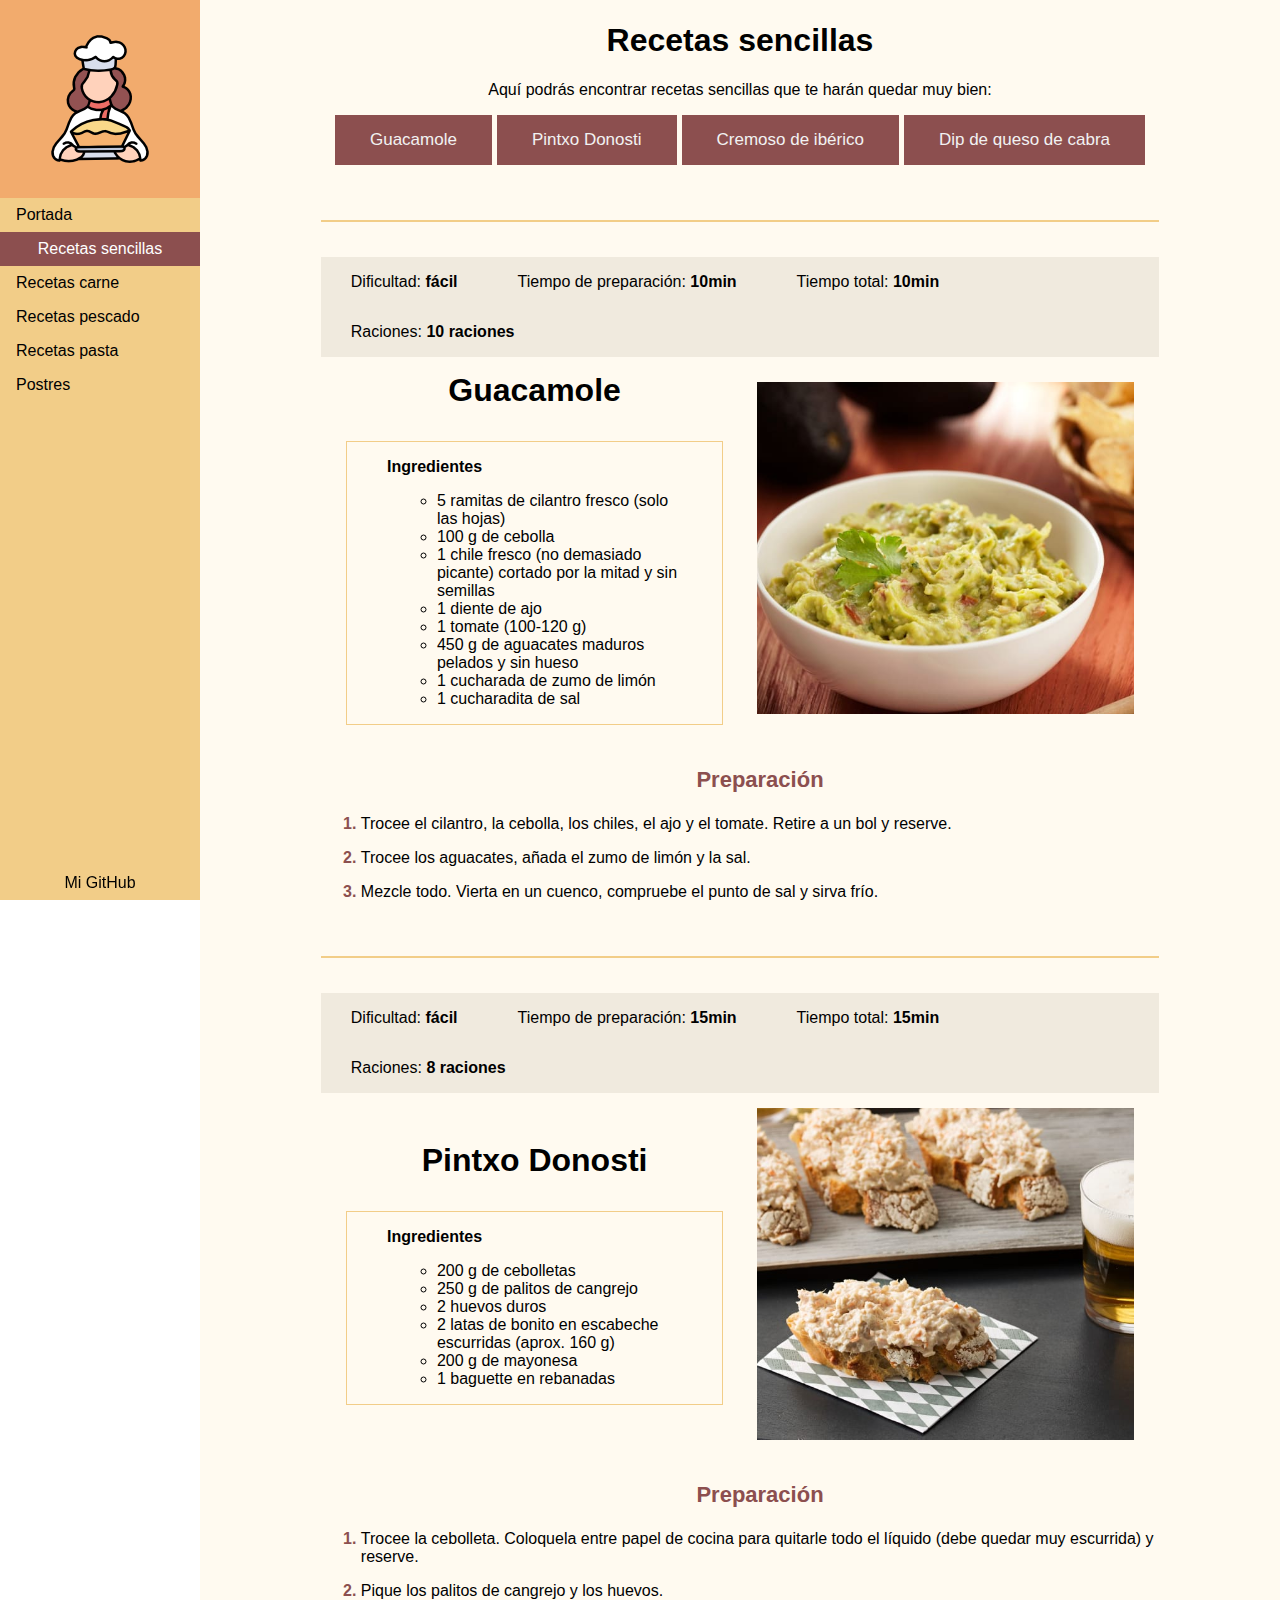
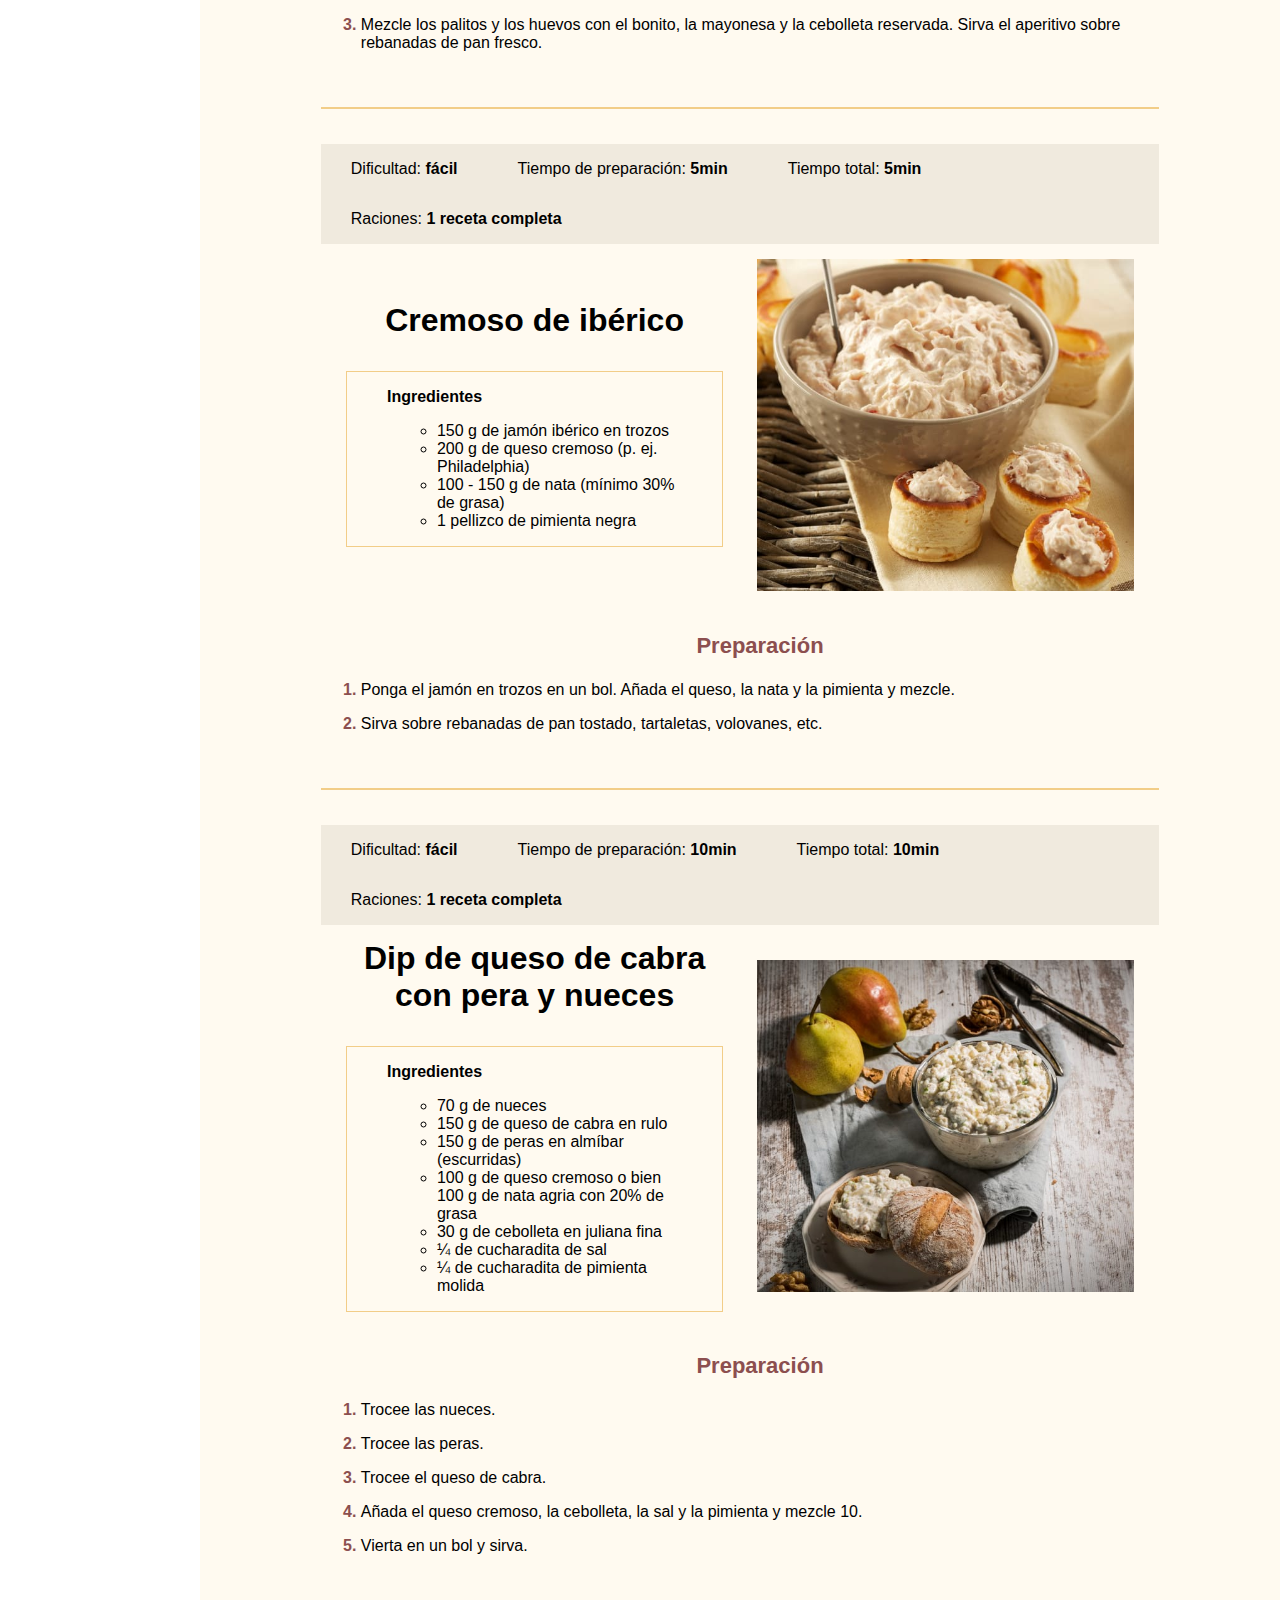
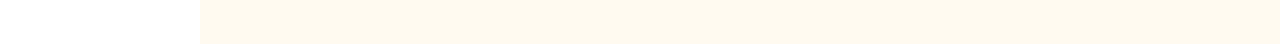
<file: recetas-sencillas.html>
<!DOCTYPE html>
<html>

<head>
    <meta charset='utf-8'>
    <meta http-equiv='X-UA-Compatible' content='IE=edge'>
    <title>Ejercicio 3 - Recetas sencillas</title>
    <meta name='viewport' content='width=device-width, initial-scale=1'>
    <link rel='stylesheet' href='css/principal.css'>
    <link rel="stylesheet" href="css/menu.css">
    <link rel="stylesheet" href="css/boton_volver.css">
</head>

<body>

    <!-- Menú -->
    <ul class="menu">
        <li class="logo"><img src="imagenes/logo1.png" alt="logo"></li>
        <li><a href="index.html">Portada</a></li>
        <li><a class="active" href="recetas-sencillas.html">Recetas sencillas</a></li>
        <li><a href="recetas-carne.html">Recetas carne</a></li>
        <li><a href="recetas-pescado.html">Recetas pescado</a></li>
        <li><a href="recetas-pasta.html">Recetas pasta</a></li>
        <li><a href="recetas-postres.html">Postres</a></li>
        <li class="abajo"><a href="https://github.com/sbirene" target="_blank">Mi GitHub</a></li>
    </ul>
    <!--  -->

    <div class="pagina">
        <div class="contenido">
            <h1>Recetas sencillas</h1>
            <p style="text-align: center;">Aquí podrás encontrar recetas sencillas que te harán quedar muy bien:</p>

            <!-- Enlaces a las recetas (como si fuera un menú) -->
            <div class="barra_recetas">
                <a href="#guacamole" class="no">Guacamole</a>
                <a href="#pintxoDonosti">Pintxo Donosti</a>
                <a href="#cremosoIberico">Cremoso de ibérico</a>
                <a href="#dipQueso">Dip de queso de cabra</a>
            </div>

            <div class="receta" id="guacamole">
                <div class="detalles">
                    <p>Dificultad: <span class="negrita">fácil</span></p>
                    <p>Tiempo de preparación: <span class="negrita">10min</span></p>
                    <p>Tiempo total: <span class="negrita">10min</span></p>
                    <p>Raciones: <span class="negrita">10 raciones</span></p>
                </div>
                <div class="dos_columnas">
                    <div class="col izq">
                        <h3 class="nombre">Guacamole</h3>
                        <ul class="ingredientes">
                            <p>Ingredientes</p>
                            <li>5 ramitas de cilantro fresco (solo las hojas)</li>
                            <li>100 g de cebolla</li>
                            <li>1 chile fresco (no demasiado picante) cortado por la mitad y sin semillas</li>
                            <li>1 diente de ajo</li>
                            <li>1 tomate (100-120 g)</li>
                            <li>450 g de aguacates maduros pelados y sin hueso</li>
                            <li>1 cucharada de zumo de limón</li>
                            <li>1 cucharadita de sal</li>
                        </ul>
                    </div>
                    <div class="col der">
                        <img src="imagenes/guacamole.jpeg" alt="imagen del plato">
                    </div>
                </div>
                <ol class="pasos">
                    <p>Preparación</p>
                    <li>Trocee el cilantro, la cebolla, los chiles, el ajo y el tomate. Retire a un bol y reserve.</li>
                    <li>Trocee los aguacates, añada el zumo de limón y la sal.</li>
                    <li>Mezcle todo. Vierta en un cuenco, compruebe el punto de sal y sirva frío.</li>
                </ol>
            </div>



            <div class="receta" id="pintxoDonosti">
                <div class="detalles">
                    <p>Dificultad: <span class="negrita">fácil</span></p>
                    <p>Tiempo de preparación: <span class="negrita">15min</span></p>
                    <p>Tiempo total: <span class="negrita">15min</span></p>
                    <p>Raciones: <span class="negrita">8 raciones</span></p>
                </div>
                <div class="dos_columnas">
                    <div class="col izq">
                        <h3 class="nombre">Pintxo Donosti</h3>
                        <ul class="ingredientes">
                            <p>Ingredientes</p>
                            <li>200 g de cebolletas</li>
                            <li>250 g de palitos de cangrejo</li>
                            <li>2 huevos duros</li>
                            <li>2 latas de bonito en escabeche escurridas (aprox. 160 g)</li>
                            <li>200 g de mayonesa</li>
                            <li>1 baguette en rebanadas</li>
                        </ul>
                    </div>
                    <div class="col der">
                        <img src="imagenes/pintxo-donosti.jpeg" alt="imagen del plato">
                    </div>
                </div>
                <ol class="pasos">
                    <p>Preparación</p>
                    <li>Trocee la cebolleta. Coloquela entre papel de cocina para quitarle todo el líquido (debe quedar
                        muy escurrida) y reserve.</li>
                    <li>Pique los palitos de cangrejo y los huevos.</li>
                    <li>Mezcle los palitos y los huevos con el bonito, la mayonesa y la cebolleta reservada. Sirva el
                        aperitivo sobre rebanadas de pan fresco.</li>
                </ol>
            </div>



            <div class="receta" id="cremosoIberico">
                <div class="detalles">
                    <p>Dificultad: <span class="negrita">fácil</span></p>
                    <p>Tiempo de preparación: <span class="negrita">5min</span></p>
                    <p>Tiempo total: <span class="negrita">5min</span></p>
                    <p>Raciones: <span class="negrita">1 receta completa</span></p>
                </div>
                <div class="dos_columnas">
                    <div class="col izq">
                        <h3 class="nombre">Cremoso de ibérico</h3>
                        <ul class="ingredientes">
                            <p>Ingredientes</p>
                            <li>150 g de jamón ibérico en trozos</li>
                            <li>200 g de queso cremoso (p. ej. Philadelphia)</li>
                            <li>100 - 150 g de nata (mínimo 30% de grasa)</li>
                            <li>1 pellizco de pimienta negra</li>
                        </ul>
                    </div>
                    <div class="col der">
                        <img src="imagenes/cremoso-iberico.jpg" alt="imagen del plato">
                    </div>
                </div>
                <ol class="pasos">
                    <p>Preparación</p>
                    <li>Ponga el jamón en trozos en un bol. Añada el queso, la nata y la pimienta y mezcle.</li>
                    <li>Sirva sobre rebanadas de pan tostado, tartaletas, volovanes, etc.</li>
                </ol>
            </div>



            <div class="receta" id="dipQueso">
                <div class="detalles">
                    <p>Dificultad: <span class="negrita">fácil</span></p>
                    <p>Tiempo de preparación: <span class="negrita">10min</span></p>
                    <p>Tiempo total: <span class="negrita">10min</span></p>
                    <p>Raciones: <span class="negrita">1 receta completa</span></p>
                </div>
                <div class="dos_columnas">
                    <div class="col izq">
                        <h3 class="nombre">Dip de queso de cabra con pera y nueces</h3>
                        <ul class="ingredientes">
                            <p>Ingredientes</p>
                            <li>70 g de nueces</li>
                            <li>150 g de queso de cabra en rulo</li>
                            <li>150 g de peras en almíbar (escurridas)</li>
                            <li>100 g de queso cremoso o bien 100 g de nata agria con 20% de grasa</li>
                            <li>30 g de cebolleta en juliana fina</li>
                            <li>¼ de cucharadita de sal</li>
                            <li>¼ de cucharadita de pimienta molida</li>
                        </ul>
                    </div>
                    <div class="col der">
                        <img src="imagenes/dip-queso.jpeg" alt="imagen del plato">
                    </div>
                </div>
                <ol class="pasos">
                    <p>Preparación</p>
                    <li>Trocee las nueces.</li>
                    <li>Trocee las peras.</li>
                    <li>Trocee el queso de cabra.</li>
                    <li>Añada el queso cremoso, la cebolleta, la sal y la pimienta y mezcle 10.</li>
                    <li> Vierta en un bol y sirva.</li>
                </ol>
            </div>


            
            <!-- Botón para volver al principio de la página -->
            <button onclick="topFunction()" id="btn_volver" title="Go to top">Top</button>


            <br /><br /><br /><br />
        </div>
    </div>

    <!-- script -->
    <script type="text/javascript" src="scripts/boton_volver.js"></script>


</body>

</html>
</file>
<file: css/principal.css>
:root {
    --amarillo: #F2CD88;
    --naranja: #F2AB6D;
    --rosa: #F2C4B3;
    --rojo: #F26B6B;
    --oscuro: #8C4F4F;
}

html {
    height: 100%;
}

body {
    margin: 0;
    height: 100%;
    font-family: Geneva, Verdana, sans-serif;
}

.pagina {
    margin-left: 200px;
    padding: 1px 16px;
    /* height: 100%; */
    background-color: floralwhite;
}

.contenido {
    width: 80%;
    margin: auto;
    /*background-color: yellow;*/
}

/* Texto general */
h1 {
    text-align: center;
}

/* Imágenes portada */
.dos_columnas {
    display: flex;
    flex-wrap: wrap;
    justify-content: center;
    align-items: center;
    margin: 5% auto;
}

.col {
    width: 45%;
    margin: auto 2%;
}

.col img {
    max-width: 100%;
    display: block;
}

/* Efecto hover de las imágenes */
.contenedor_imagen {
    position: relative;
    /* width: 50%; */
}

.overlay {
    position: absolute;
    /*top: 0;*/
    bottom: 100%;
    left: 0;
    right: 0;
    overflow: hidden;
    height: 0;
    width: 100%;
    opacity: 0;
    transition: .5s ease;
    background-color: var(--oscuro);
}

.contenedor_imagen:hover .overlay {
    opacity: 1;
    bottom: 0;
    height: 100%;
}

.texto {
    color: white;
    font-size: 20px;
    position: absolute;
    top: 50%;
    left: 50%;
    -webkit-transform: translate(-50%, -50%);
    -ms-transform: translate(-50%, -50%);
    transform: translate(-50%, -50%);
    text-align: center;
}

/* Enlace a recetas sencillas de la portada */
.enlace_sencillas {
    text-align: center;
}

.enlace_sencillas a {
    border: 2px solid var(--oscuro);
    background-color: var(--oscuro);
    padding: 5px 25px;
    color: white;
    text-decoration: none;
}

.enlace_sencillas a:hover {
    background-color: var(--rojo);
    border-color: var(--rojo);
}

/* Menú de las recetas */
.barra_recetas {
    overflow: hidden;
    background-color: var(--oscuro);
    display: flex;
    justify-content: center;
    width: fit-content;
    margin: auto;
}

.barra_recetas a {
    float: left;
    color: #f2f2f2;
    text-align: center;
    padding: 15px 35px;
    text-decoration: none;
    font-size: 17px;
}

.barra_recetas a:not(.no) {
    border-left: 5px solid floralwhite;
}

.barra_recetas a:hover {
    background-color: var(--amarillo);
    color: black;
}

/* Recetas */
.receta {
    border-top: 2px solid var(--amarillo);
    margin-top: 55px;
}

.receta .dos_columnas {
    margin-top: 15px;
}

.receta .detalles {
    background-color: #f0eade;
    width: fit-content;
    margin: 35px auto auto auto;
    display: flex;
    flex-wrap: wrap;
}

.receta .detalles p {
    padding: 0px 30px;
}

.receta .detalles .negrita {
    font-weight: bold;
}

.receta .nombre {
    text-align: center;
    font-size: 2em;
    margin-top: 0;
}

.receta .ingredientes {
    border: 1px solid var(--amarillo);
    padding: 0 40px 16px 40px;
    width: fit-content;
    margin: auto;
    list-style-type: circle;
}

.receta .ingredientes p,
.receta .pasos p {
    font-weight: bold;
}

.receta .ingredientes li {
    margin-left: 50px;
}

.receta .pasos p {
    font-size: 22px;
    text-align: center;
    color: var(--oscuro);
}

.receta .pasos li {
    margin-bottom: 16px;
}

.receta .pasos ::marker {
    font-weight: bold;
    color: var(--oscuro);
}
</file>
<file: css/menu.css>
:root {
    --amarillo: #F2CD88;
    --naranja: #F2AB6D;
    --rosa: #F2C4B3;
    --rojo: #F26B6B;
    --oscuro: #8C4F4F;
}

.menu {
    list-style-type: none;
    margin: 0;
    padding: 0;
    width: 200px;
    background-color: var(--amarillo);
    position: fixed;
    height: 100%;
    overflow: auto;
}

li.logo {
    display: flex;
    justify-content: center;
    align-items: center;
    padding: 35px 0;
    background-color: var(--naranja);
}

li a {
    display: block;
    color: #000;
    padding: 8px 16px;
    text-decoration: none;
}

li a.active {
    text-align: center;
    background-color: var(--oscuro);
    color: white;
}

li a:hover:not(.active) {
    background-color: var(--rojo);
    color: white;
}

li.abajo {
    position: fixed;
    bottom: 0;
    width: 200px;
    text-align: center;
}
</file>
<file: css/boton_volver.css>
:root {
    --amarillo: #F2CD88;
    --naranja: #F2AB6D;
    --rosa: #F2C4B3;
    --rojo: #F26B6B;
    --oscuro: #8C4F4F;
}

#btn_volver {
    display: none; /* Que no se vea al principio */
    position: fixed; /* Fixed/sticky posición */
    bottom: 20px; /* Abajo */
    right: 30px; /* A la derecha */
    z-index: 99; /* Que siempre esté por encima */
    border: none; 
    outline: none; 
    background-color: var(--amarillo);
    color: white;
    cursor: pointer;
    padding: 15px;
    border-radius: 10px;
    font-size: 18px;
  }
  
  #btn_volver:hover {
    background-color: var(--rojo);
  }
</file>
